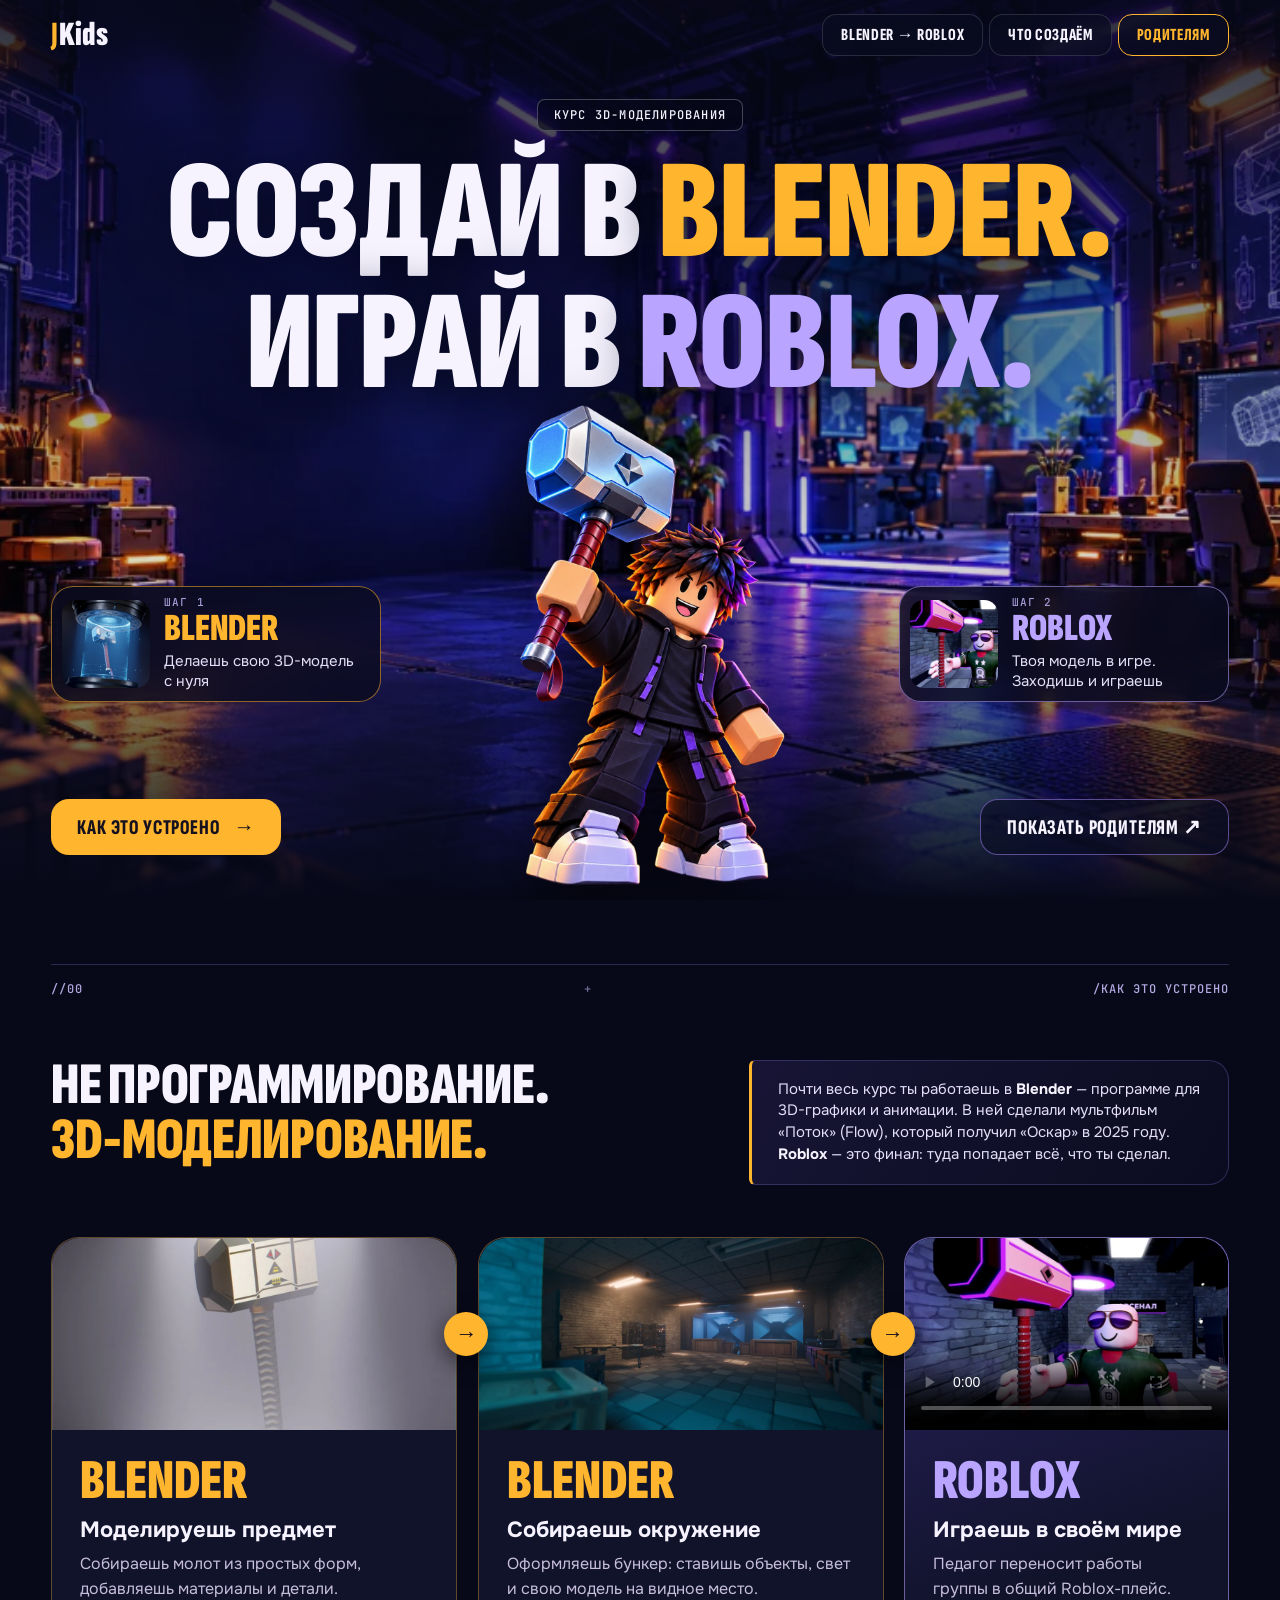
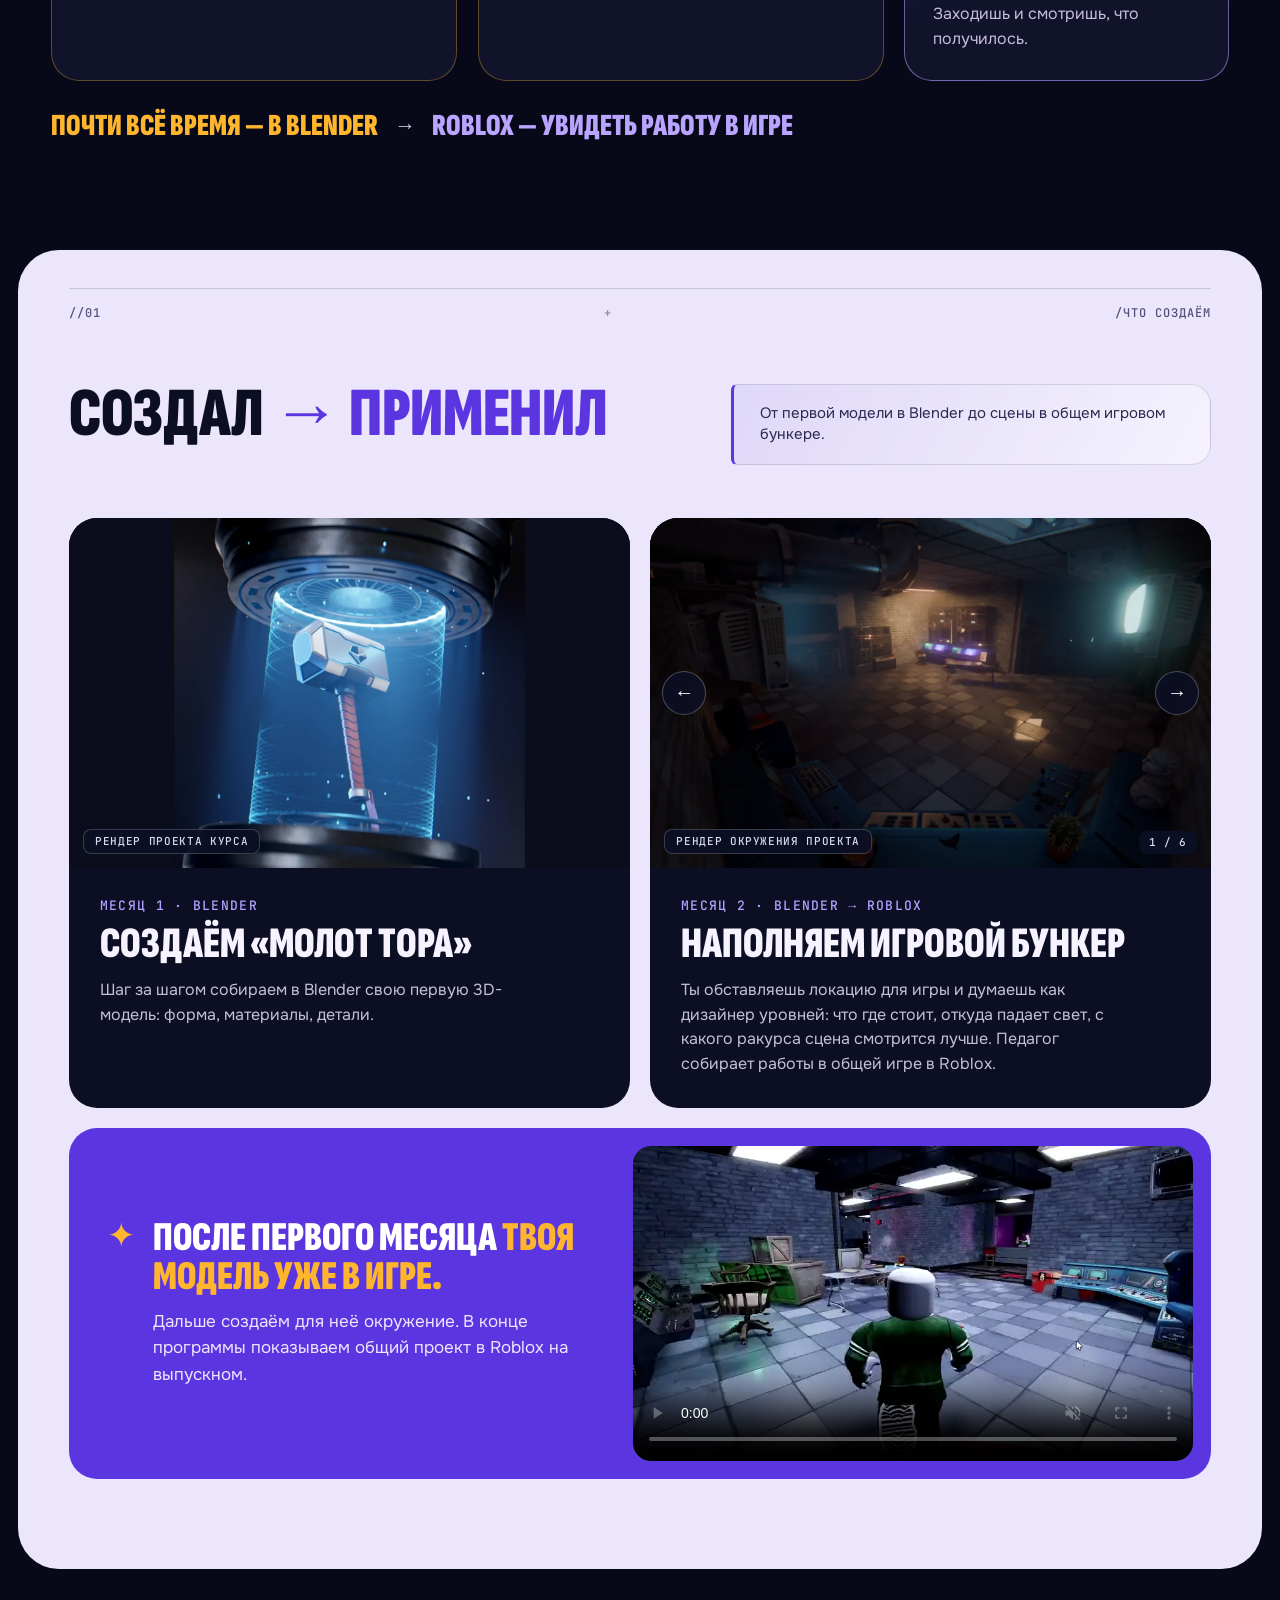
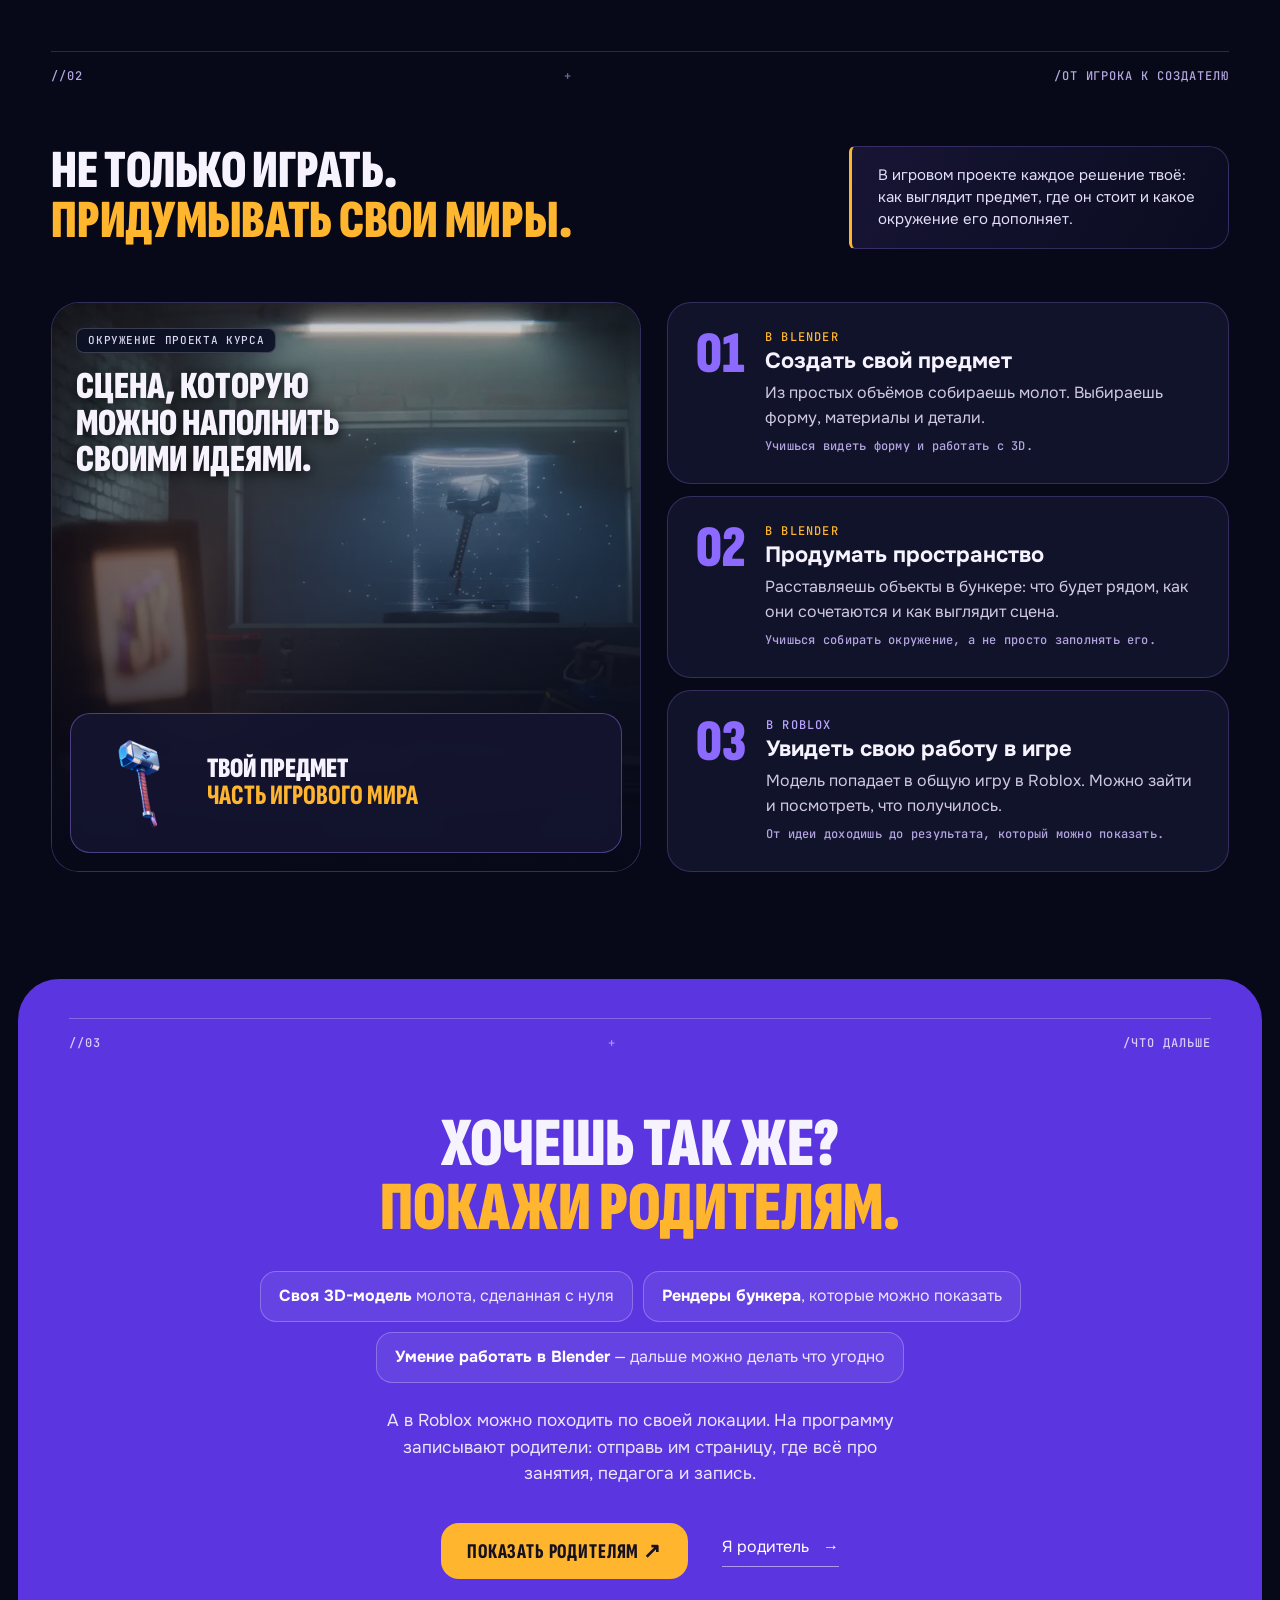
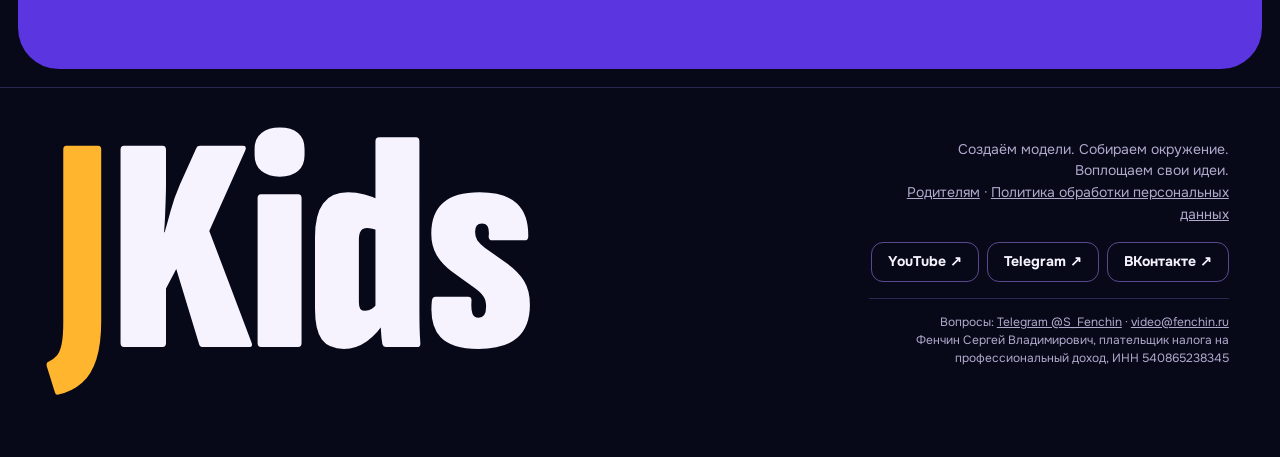
<file: index.html>
<!doctype html>
<html lang="ru">
<head>
<meta charset="utf-8">
<meta name="robots" content="noindex, nofollow">
<meta name="viewport" content="width=device-width,initial-scale=1">
<meta name="theme-color" content="#070919">
<meta name="description" content="Курс 3D-моделирования в Blender для детей 10–13 лет: от первого молота до своей сцены в бункере. В финале модели попадают в общий Roblox-плейс. Старт 9 ноября.">
<title>JKids · Курс 3D-моделирования в Blender для детей 10–13 лет</title>
<script>document.documentElement.classList.add('js')</script>
<link rel="canonical" href="https://jkids-school.ru/">
<meta property="og:type" content="website">
<meta property="og:site_name" content="JKids">
<meta property="og:title" content="JKids · Курс 3D-моделирования в Blender для детей 10–13 лет">
<meta property="og:description" content="Делаешь свои 3D-модели в Blender, а в финале заходишь с ними в Roblox. Старт 9 ноября.">
<meta property="og:url" content="https://jkids-school.ru/">
<meta property="og:image" content="https://jkids-school.ru/assets/og.jpg">
<meta property="og:image:width" content="1200">
<meta property="og:image:height" content="630">
<meta name="twitter:card" content="summary_large_image">
<link rel="icon" href="favicon.ico" sizes="32x32">
<link rel="icon" href="favicon.svg" type="image/svg+xml">
<link rel="apple-touch-icon" href="apple-touch-icon.png">
<link rel="stylesheet" href="assets/fonts/fonts.css">
<link rel="stylesheet" href="styles.css?v=20261022-6">
</head>
<body>

<!-- Эта страница — для ребёнка: обращение на «ты», без цен и условий. Всё для родителей — в parents.html -->

<header class="nav" id="nav">
  <div class="nav-left">
    <a class="brand" href="#start" aria-label="JKids, начало"><b>J</b>Kids</a>
  </div>
  <nav class="nav-links" aria-label="Разделы">
    <a class="pill" href="#how">Blender → Roblox</a>
    <a class="pill" href="#create">Что создаём</a>
    <a class="pill cta" href="parents.html">Родителям</a>
  </nav>
</header>

<main>

<section class="hero" id="start">
  <span class="hero-chip">Курс 3D-моделирования</span>
  <h1>Создай в <span class="tool-b">Blender.</span><br>Играй в <span class="tool-r">Roblox.</span></h1>
  <a class="hero-step left" href="#how">
    <img src="assets/real-hammer.webp" width="960" height="960" alt="" loading="eager">
    <span><small>Шаг 1</small><b class="tool-b">Blender</b>Делаешь свою 3D-модель с нуля</span>
  </a>
  <a class="hero-step right" href="#how">
    <video src="assets/hammer-swing.mp4" poster="assets/hammer-swing.webp" autoplay muted loop playsinline preload="auto" aria-label="Персонаж в Roblox машет молотом"></video>
    <span><small>Шаг 2</small><b class="tool-r">Roblox</b>Твоя модель в игре. Заходишь и играешь</span>
  </a>
  <img class="hero-avatar" src="assets/hero-avatar.webp" width="1024" height="1536" alt="Иллюстрация игрового персонажа с серебряным молотом" fetchpriority="high">
  <div class="hero-cta left"><a class="button" href="#how">Как это устроено <span>→</span></a></div>
  <div class="hero-cta right"><button class="button ghost share" type="button">Показать родителям ↗</button></div>
</section>


<section class="plain how" id="how">
  <div class="wrap">
    <div class="tag" aria-hidden="true"><span>//00</span><i>+</i><span>/Как это устроено</span></div>
    <div class="head reveal">
      <h2>Не программирование.<br><span class="gold nw">3D‑моделирование.</span></h2>
      <p class="lead"><span>Почти весь курс ты работаешь в <b>Blender</b> — программе для 3D-графики и анимации. В ней сделали мультфильм «Поток» (Flow), который получил «Оскар» в 2025 году. <b>Roblox</b> — это финал: туда попадает всё, что ты сделал.</span></p>
    </div>
    <ol class="pipeline">
      <li class="pipe reveal">
        <div class="pipe-media"><img src="assets/works/hammer-4.webp" width="1100" height="1100" alt="Молот, который ученик сделал в Blender" loading="lazy"></div>
        <div class="pipe-body"><span class="pipe-tool tool-b">Blender</span><h3>Моделируешь предмет</h3><p>Собираешь молот из простых форм, добавляешь материалы и детали.</p></div>
      </li>
      <li class="pipe reveal" style="--d:.1s">
        <div class="pipe-media"><img src="assets/real-bunker.webp" width="1440" height="810" alt="Рендер бункера из Blender: зал с пультами и ящиками" loading="lazy"></div>
        <div class="pipe-body"><span class="pipe-tool tool-b">Blender</span><h3>Собираешь окружение</h3><p>Оформляешь бункер: ставишь объекты, свет и свою модель на видное место.</p></div>
      </li>
      <li class="pipe final-step reveal" style="--d:.2s">
        <div class="pipe-media"><video data-src="assets/hammer-swing.mp4" poster="assets/hammer-swing.webp" muted loop playsinline preload="none" data-play-visible aria-label="Кадр из игры Roblox: персонаж с молотом в бункере"></video></div>
        <div class="pipe-body"><span class="pipe-tool tool-r">Roblox</span><h3>Играешь в своём мире</h3><p>Педагог переносит работы группы в общий Roblox-плейс. Заходишь и смотришь, что получилось.</p></div>
      </li>
    </ol>
    <p class="ratio reveal"><span class="tool-b">Почти всё время — в Blender</span><i aria-hidden="true">→</i><span class="tool-r">Roblox — увидеть работу в игре</span></p>
  </div>
</section>

<section class="panel light" id="create">
  <div class="wrap">
    <div class="tag" aria-hidden="true"><span>//01</span><i>+</i><span>/Что создаём</span></div>
    <div class="head reveal">
      <h2>Создал <span class="gold">→ применил</span></h2>
      <p class="lead"><span>От первой модели в Blender до сцены в общем игровом бункере.</span></p>
    </div>
    <div class="projects">
      <article class="project reveal">
        <div class="project-media" id="blender-media"><img src="assets/real-hammer.webp" width="960" height="960" alt="Рендер проекта «Молот Тора»" loading="lazy"><span class="badge">Рендер проекта курса</span></div>
        <div class="project-body"><span class="kicker">Месяц 1 · Blender</span><h3>Создаём «Молот Тора»</h3><p>Шаг за шагом собираем в Blender свою первую 3D-модель: форма, материалы, детали.</p></div>
      </article>
      <article class="project reveal" style="--d:.12s">
        <div class="project-media" data-carousel="bunker"><div class="carousel-track"><img src="assets/bunker/bunker-3.webp" width="1600" height="900" alt="Рендер окружения курса: зал с пультами и клетчатым полом, вид сверху" loading="lazy"></div><span class="badge">Рендер окружения проекта</span></div>
        <div class="project-body"><span class="kicker">Месяц 2 · Blender → Roblox</span><h3>Наполняем игровой бункер</h3><p>Ты обставляешь локацию для игры и думаешь как дизайнер уровней: что где стоит, откуда падает свет, с какого ракурса сцена смотрится лучше. Педагог собирает работы в общей игре в Roblox.</p></div>
      </article>
    </div>
    <div class="microfinal reveal">
      <div class="mf-text"><span class="star" aria-hidden="true">✦</span><div><strong><em class="mf-pre">После первого месяца</em> <span>твоя модель уже в игре.</span></strong><p>Дальше создаём для неё окружение. В конце программы показываем общий проект в Roblox на выпускном.</p></div></div>
      <div class="mf-media" id="gameplay-media"></div>
    </div>
  </div>
</section>

<section class="plain" id="value">
  <div class="wrap">
    <div class="tag" aria-hidden="true"><span>//02</span><i>+</i><span>/От игрока к создателю</span></div>
    <div class="head reveal">
      <h2>Не только играть.<br><span class="gold">Придумывать свои миры.</span></h2>
      <p class="lead"><span>В игровом проекте каждое решение твоё: как выглядит предмет, где он стоит и какое окружение его дополняет.</span></p>
    </div>
    <div class="value-grid">
      <div class="world reveal">
        <img src="assets/bunker/bunker-2.webp" width="1600" height="900" alt="Рендер окружения курса: молот в подсвеченной витрине бункера, на столе монитор" loading="lazy">
        <div class="world-caption"><span class="badge">Окружение проекта курса</span><strong>Сцена, которую можно наполнить своими идеями.</strong></div>
        <div class="token"><img src="assets/hammer.webp" alt="" width="1254" height="1254" loading="lazy"><span>Твой предмет<br><b>часть игрового мира</b></span></div>
      </div>
      <div class="decisions">
        <article class="decision reveal"><span class="num">01</span><span class="where tool-b">в Blender</span><h3>Создать свой предмет</h3><p>Из простых объёмов собираешь молот. Выбираешь форму, материалы и детали.</p><small>Учишься видеть форму и работать с 3D.</small></article>
        <article class="decision reveal" style="--d:.1s"><span class="num">02</span><span class="where tool-b">в Blender</span><h3>Продумать пространство</h3><p>Расставляешь объекты в бункере: что будет рядом, как они сочетаются и как выглядит сцена.</p><small>Учишься собирать окружение, а не просто заполнять его.</small></article>
        <article class="decision reveal" style="--d:.2s"><span class="num">03</span><span class="where tool-r">в Roblox</span><h3>Увидеть свою работу в игре</h3><p>Модель попадает в общую игру в Roblox. Можно зайти и посмотреть, что получилось.</p><small>От идеи доходишь до результата, который можно показать.</small></article>
      </div>
    </div>
  </div>
</section>

<section class="panel final" id="final">
  <div class="wrap reveal">
    <div class="tag" aria-hidden="true"><span>//03</span><i>+</i><span>/Что дальше</span></div>
    <h2>Хочешь так же?<br><span class="gold">Покажи родителям.</span></h2>
    <ul class="keep-list" aria-label="Что останется у тебя после курса">
      <li><b>Своя 3D-модель</b> молота, сделанная с нуля</li>
      <li><b>Рендеры бункера</b>, которые можно показать</li>
      <li><b>Умение работать в Blender</b> — дальше можно делать что угодно</li>
    </ul>
    <p class="lead">А в Roblox можно походить по своей локации. На программу записывают родители: отправь им страницу, где всё про занятия, педагога и запись.</p>
    <div class="final-actions">
      <button class="button share" type="button">Показать родителям ↗</button>
      <a class="text-link" href="parents.html">Я родитель <span>→</span></a>
    </div>
  </div>
</section>

</main>

<footer class="footer">
  <div class="wrap">
    <a class="big" href="#start" aria-label="JKids, наверх"><b>J</b>Kids</a>
    <div class="footer-info">
      <p>Создаём модели. Собираем окружение.<br>Воплощаем свои идеи.<br><a href="parents.html">Родителям</a> · <a href="privacy.html">Политика обработки персональных данных</a><span class="socials" data-socials hidden></span></p>
      <p class="footer-legal">Вопросы: <span class="footer-contacts" data-contacts></span><br>Фенчин Сергей Владимирович, плательщик налога на профессиональный доход, ИНН 540865238345</p>
    </div>
  </div>
</footer>

<div class="sticky hidden" id="sticky"><span><strong>Записывают родители</strong><br>Отправь им ссылку</span><button class="button share" type="button">Показать родителям</button></div>

<script src="config.js"></script>
<script src="analytics.js?v=20261022-5"></script>
<script src="app.js?v=20261022-8"></script>
</body>
</html>
</file>
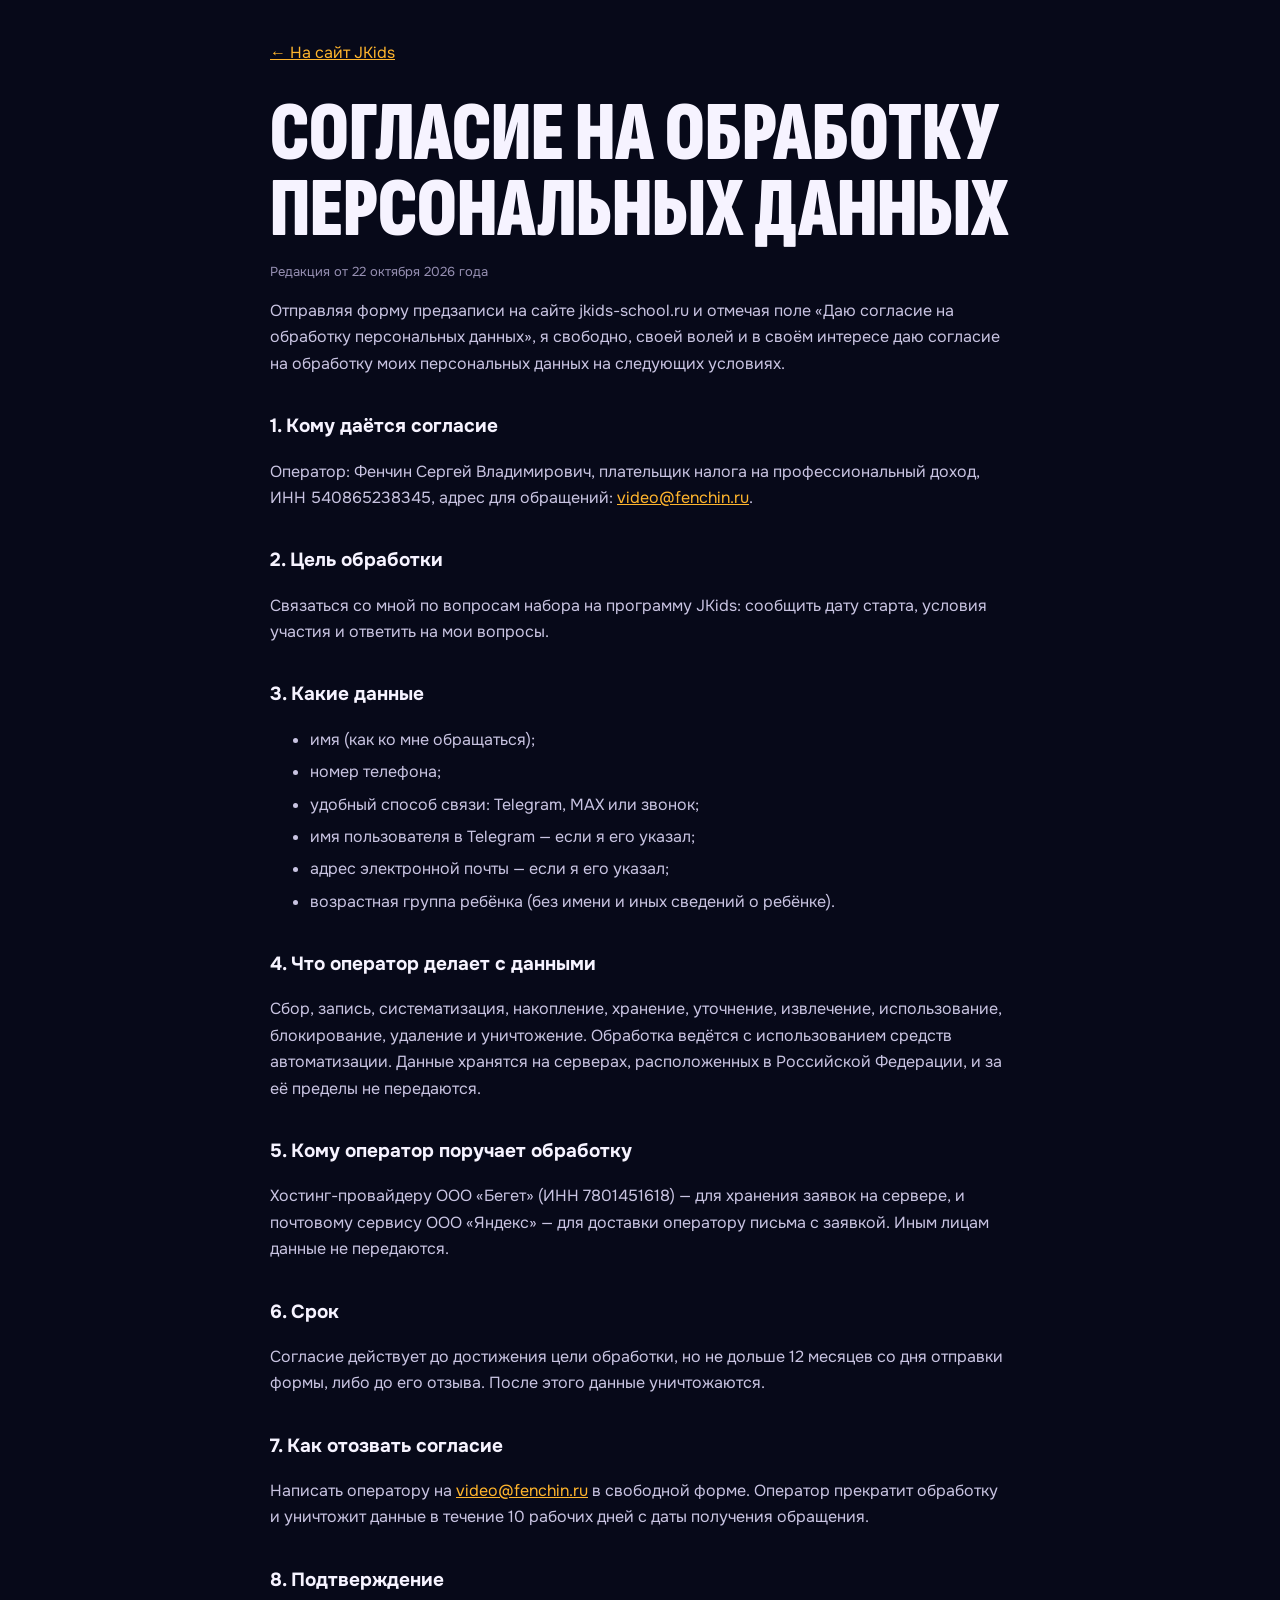
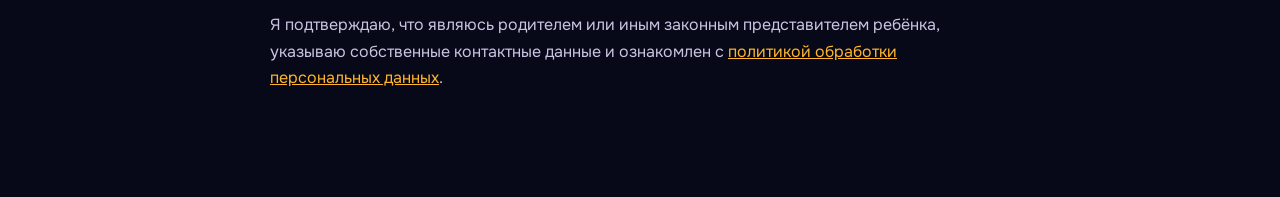
<file: consent.html>
<!doctype html>
<html lang="ru">
<head>
<meta charset="utf-8">
<meta name="robots" content="noindex, nofollow">
<meta name="viewport" content="width=device-width,initial-scale=1">
<meta name="robots" content="noindex,follow">
<meta name="description" content="Согласие родителя на обработку персональных данных при предзаписи на курс JKids.">
<title>JKids · Согласие на обработку персональных данных</title>
<link rel="icon" href="favicon.ico" sizes="32x32">
<link rel="icon" href="favicon.svg" type="image/svg+xml">
<link rel="apple-touch-icon" href="apple-touch-icon.png">
<link rel="stylesheet" href="assets/fonts/fonts.css">
<link rel="stylesheet" href="docs.css">
</head>
<body>
<main>
<a href="index.html">← На сайт JKids</a>
<h1>Согласие на обработку персональных данных</h1>
<p class="meta">Редакция от 22 октября 2026 года</p>

<p>Отправляя форму предзаписи на сайте jkids-school.ru и отмечая поле «Даю согласие на обработку персональных данных», я свободно, своей волей и в своём интересе даю согласие на обработку моих персональных данных на следующих условиях.</p>

<h2>1. Кому даётся согласие</h2>
<p>Оператор: Фенчин Сергей Владимирович, плательщик налога на профессиональный доход, ИНН 540865238345, адрес для обращений: <a href="mailto:video@fenchin.ru">video@fenchin.ru</a>.</p>

<h2>2. Цель обработки</h2>
<p>Связаться со мной по вопросам набора на программу JKids: сообщить дату старта, условия участия и ответить на мои вопросы.</p>

<h2>3. Какие данные</h2>
<ul>
<li>имя (как ко мне обращаться);</li>
<li>номер телефона;</li>
<li>удобный способ связи: Telegram, MAX или звонок;</li>
<li>имя пользователя в Telegram — если я его указал;</li>
<li>адрес электронной почты — если я его указал;</li>
<li>возрастная группа ребёнка (без имени и иных сведений о ребёнке).</li>
</ul>

<h2>4. Что оператор делает с данными</h2>
<p>Сбор, запись, систематизация, накопление, хранение, уточнение, извлечение, использование, блокирование, удаление и уничтожение. Обработка ведётся с использованием средств автоматизации. Данные хранятся на серверах, расположенных в Российской Федерации, и за её пределы не передаются.</p>

<h2>5. Кому оператор поручает обработку</h2>
<p>Хостинг-провайдеру ООО «Бегет» (ИНН 7801451618) — для хранения заявок на сервере, и почтовому сервису ООО «Яндекс» — для доставки оператору письма с заявкой. Иным лицам данные не передаются.</p>

<h2>6. Срок</h2>
<p>Согласие действует до достижения цели обработки, но не дольше 12 месяцев со дня отправки формы, либо до его отзыва. После этого данные уничтожаются.</p>

<h2>7. Как отозвать согласие</h2>
<p>Написать оператору на <a href="mailto:video@fenchin.ru">video@fenchin.ru</a> в свободной форме. Оператор прекратит обработку и уничтожит данные в течение 10 рабочих дней с даты получения обращения.</p>

<h2>8. Подтверждение</h2>
<p>Я подтверждаю, что являюсь родителем или иным законным представителем ребёнка, указываю собственные контактные данные и ознакомлен с <a href="privacy.html">политикой обработки персональных данных</a>.</p>
</main>
</body>
</html>
</file>
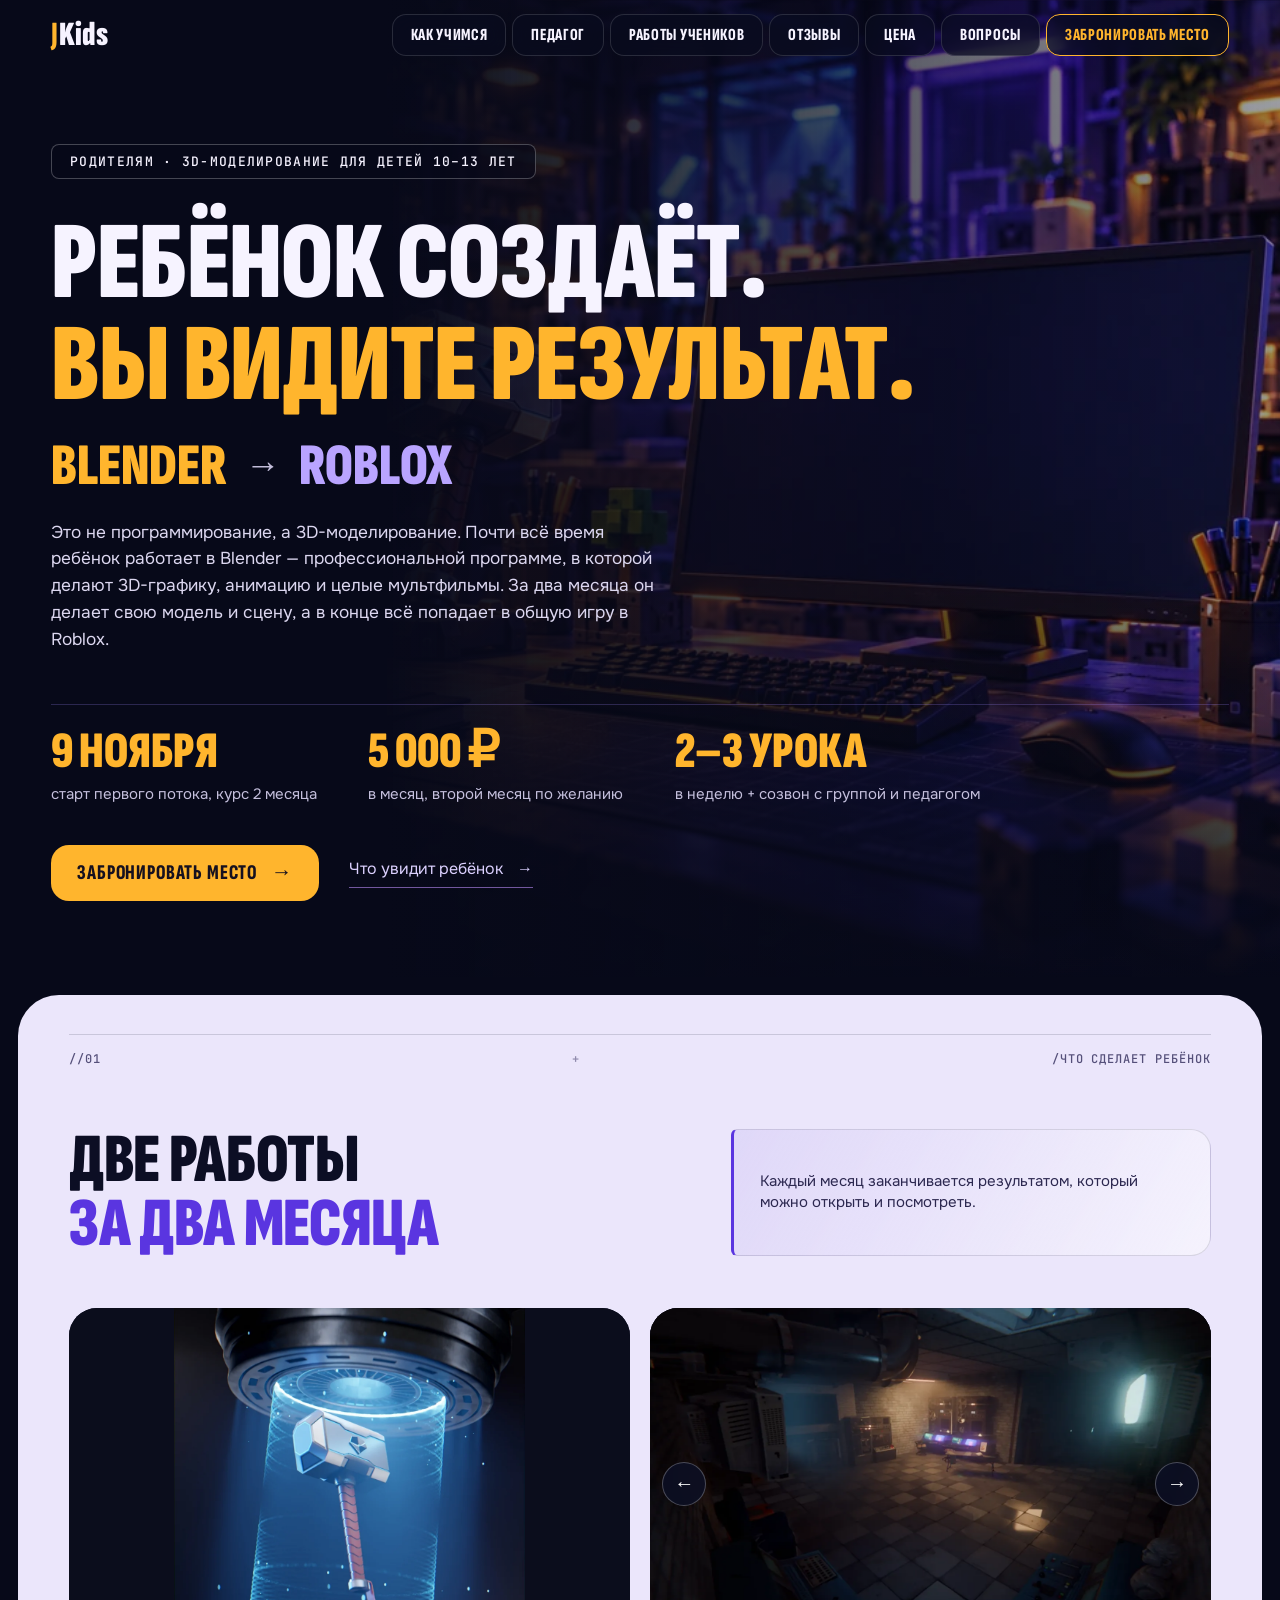
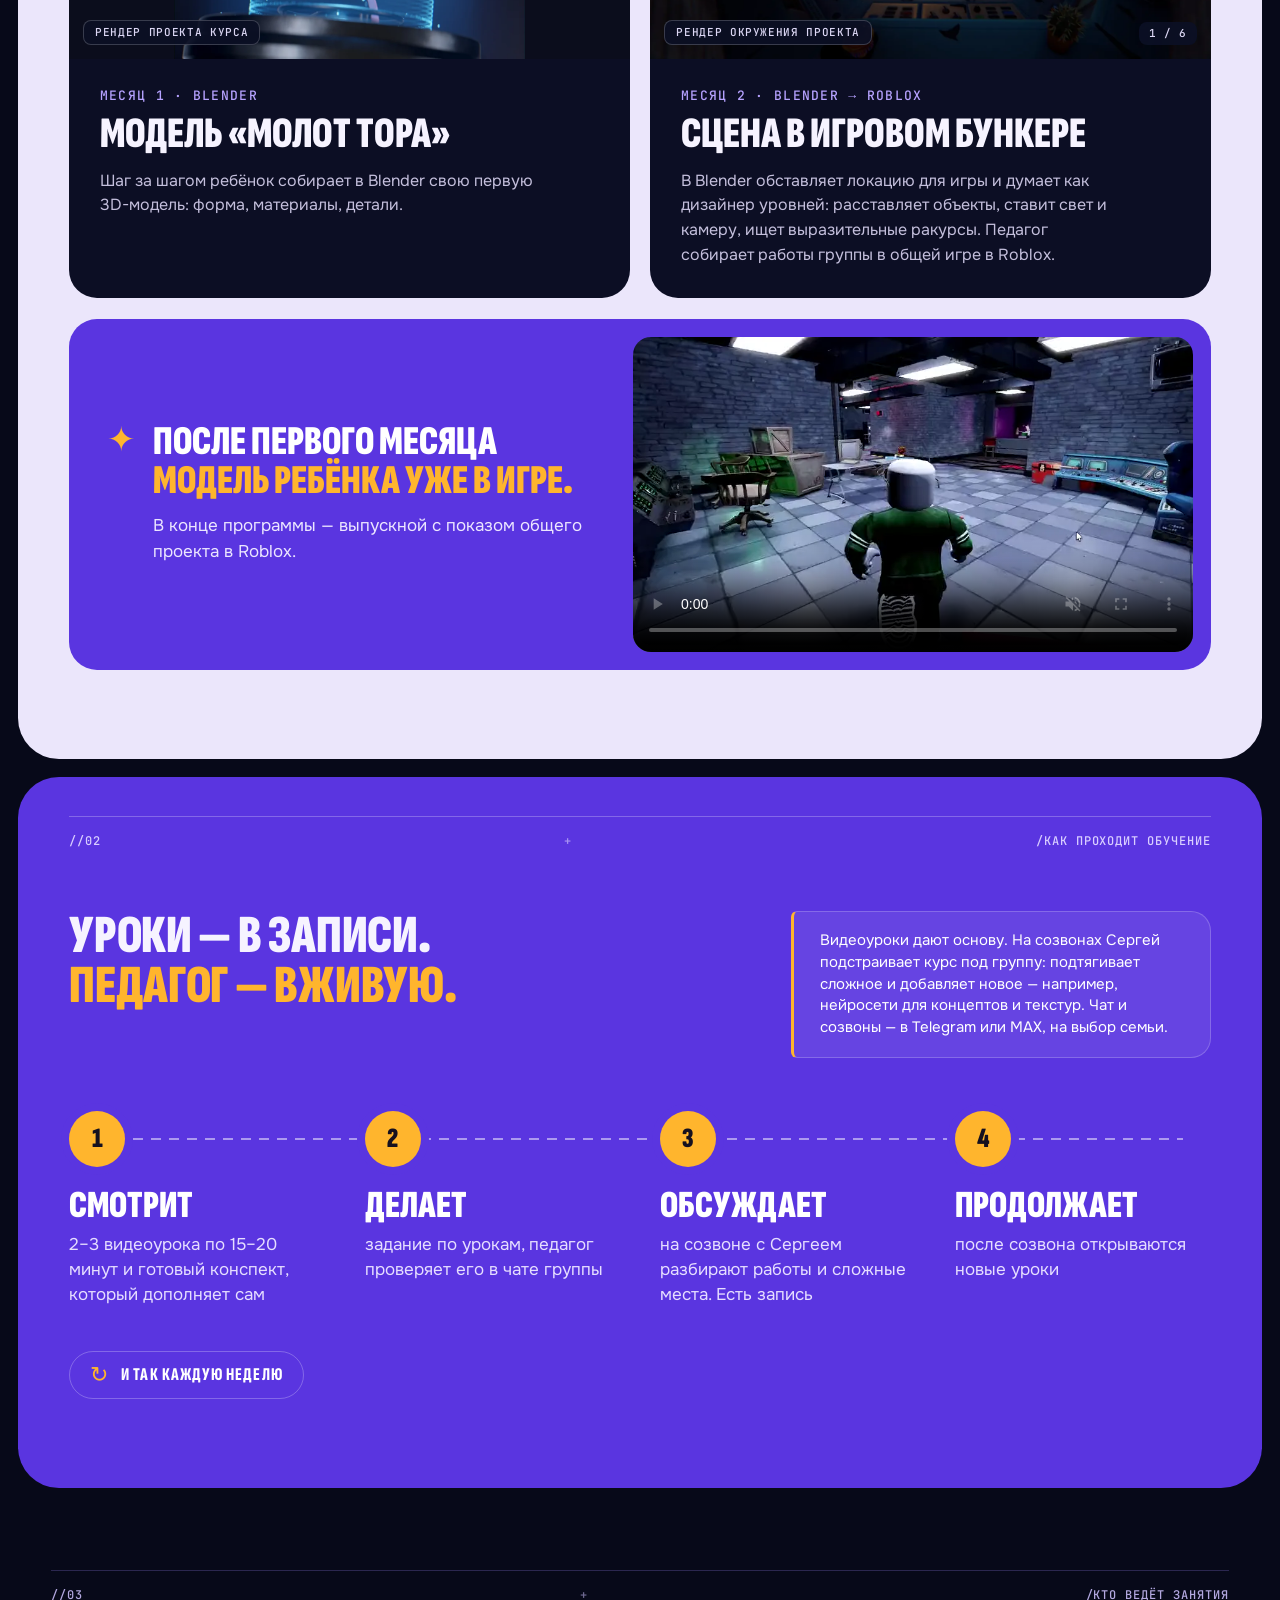
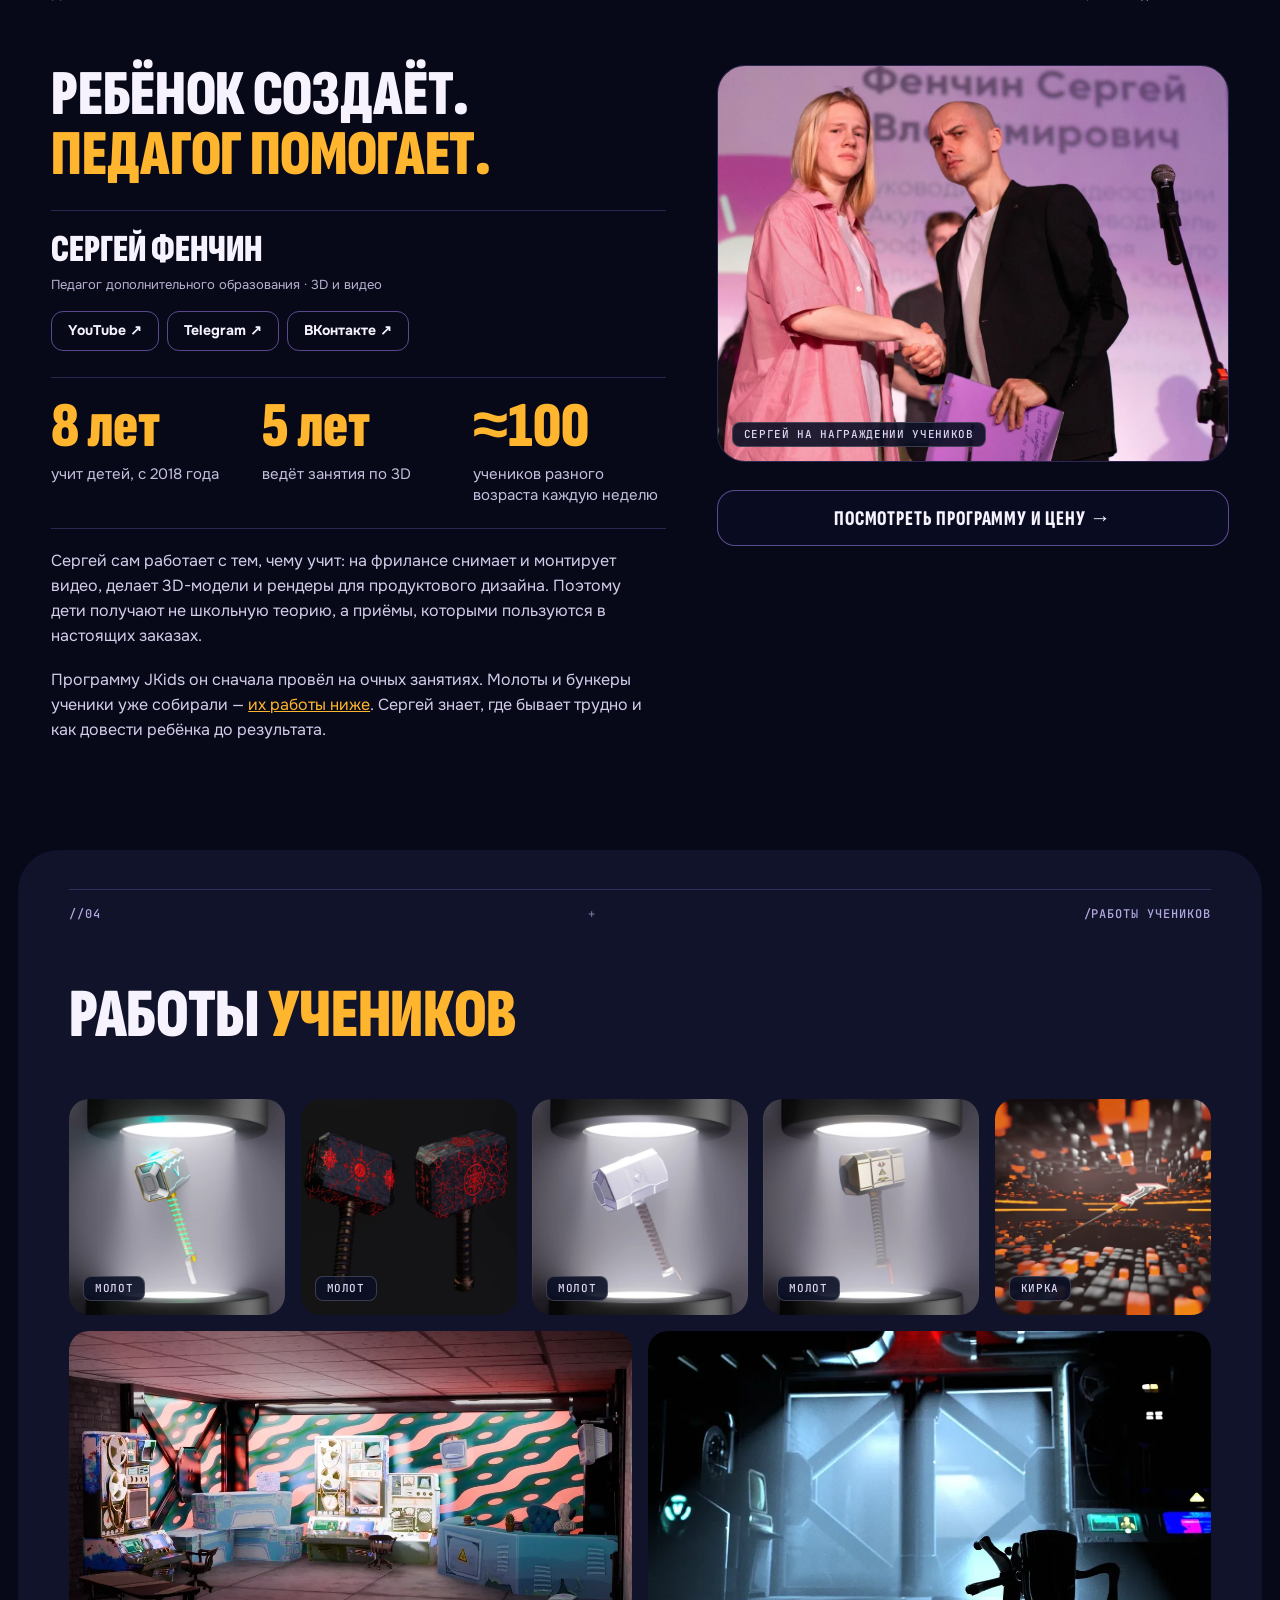
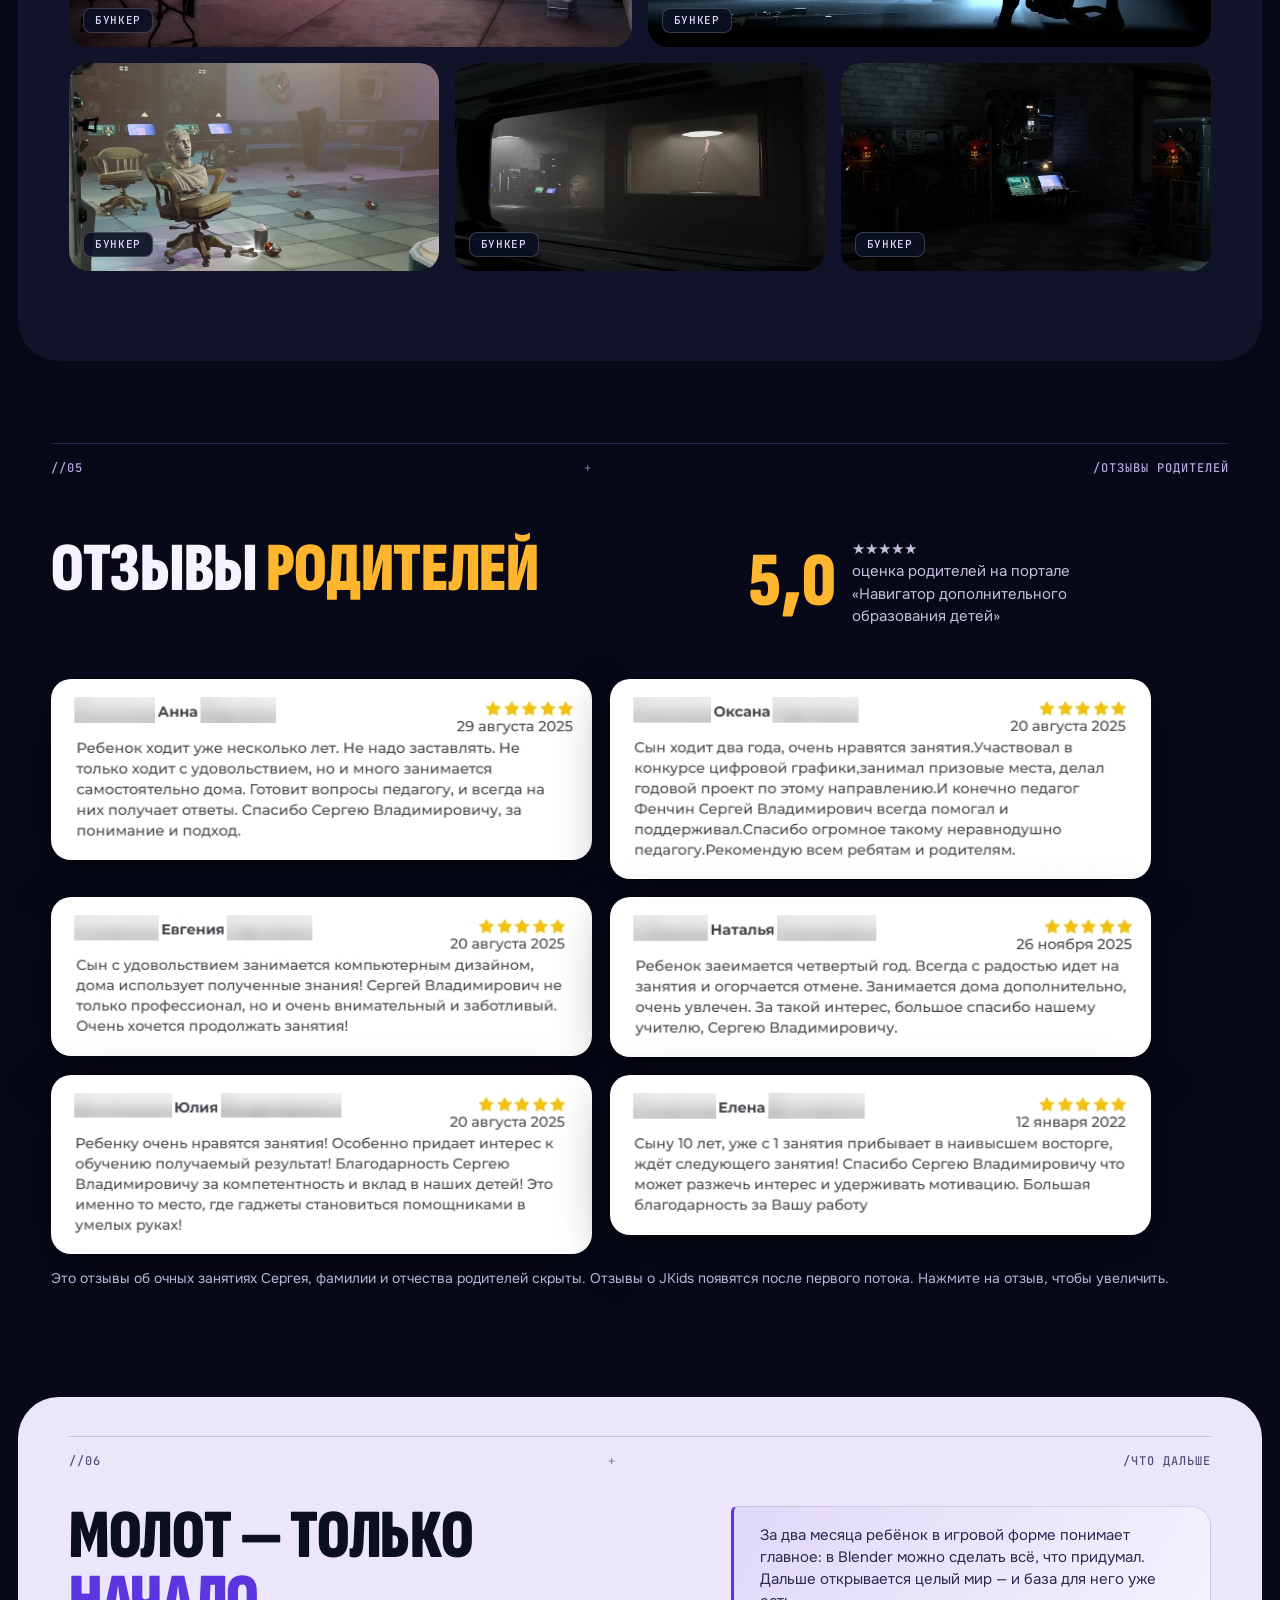
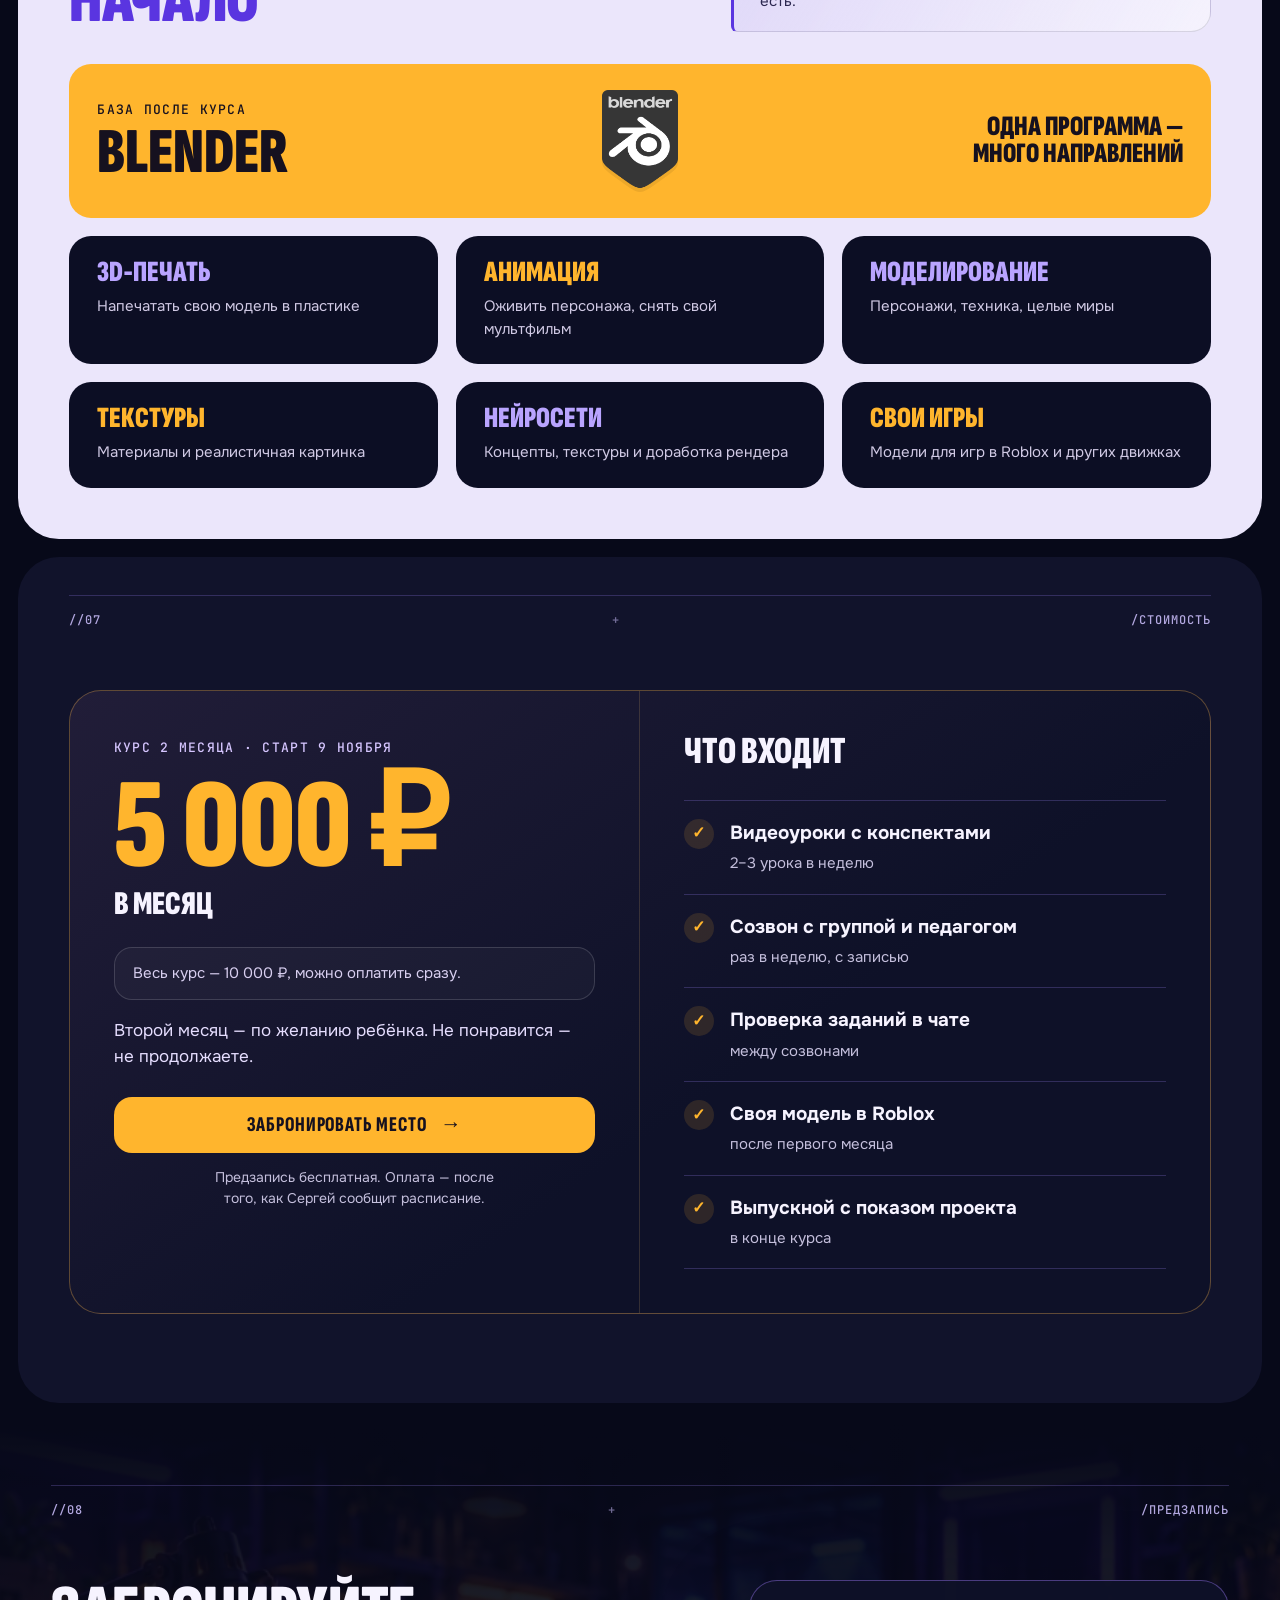
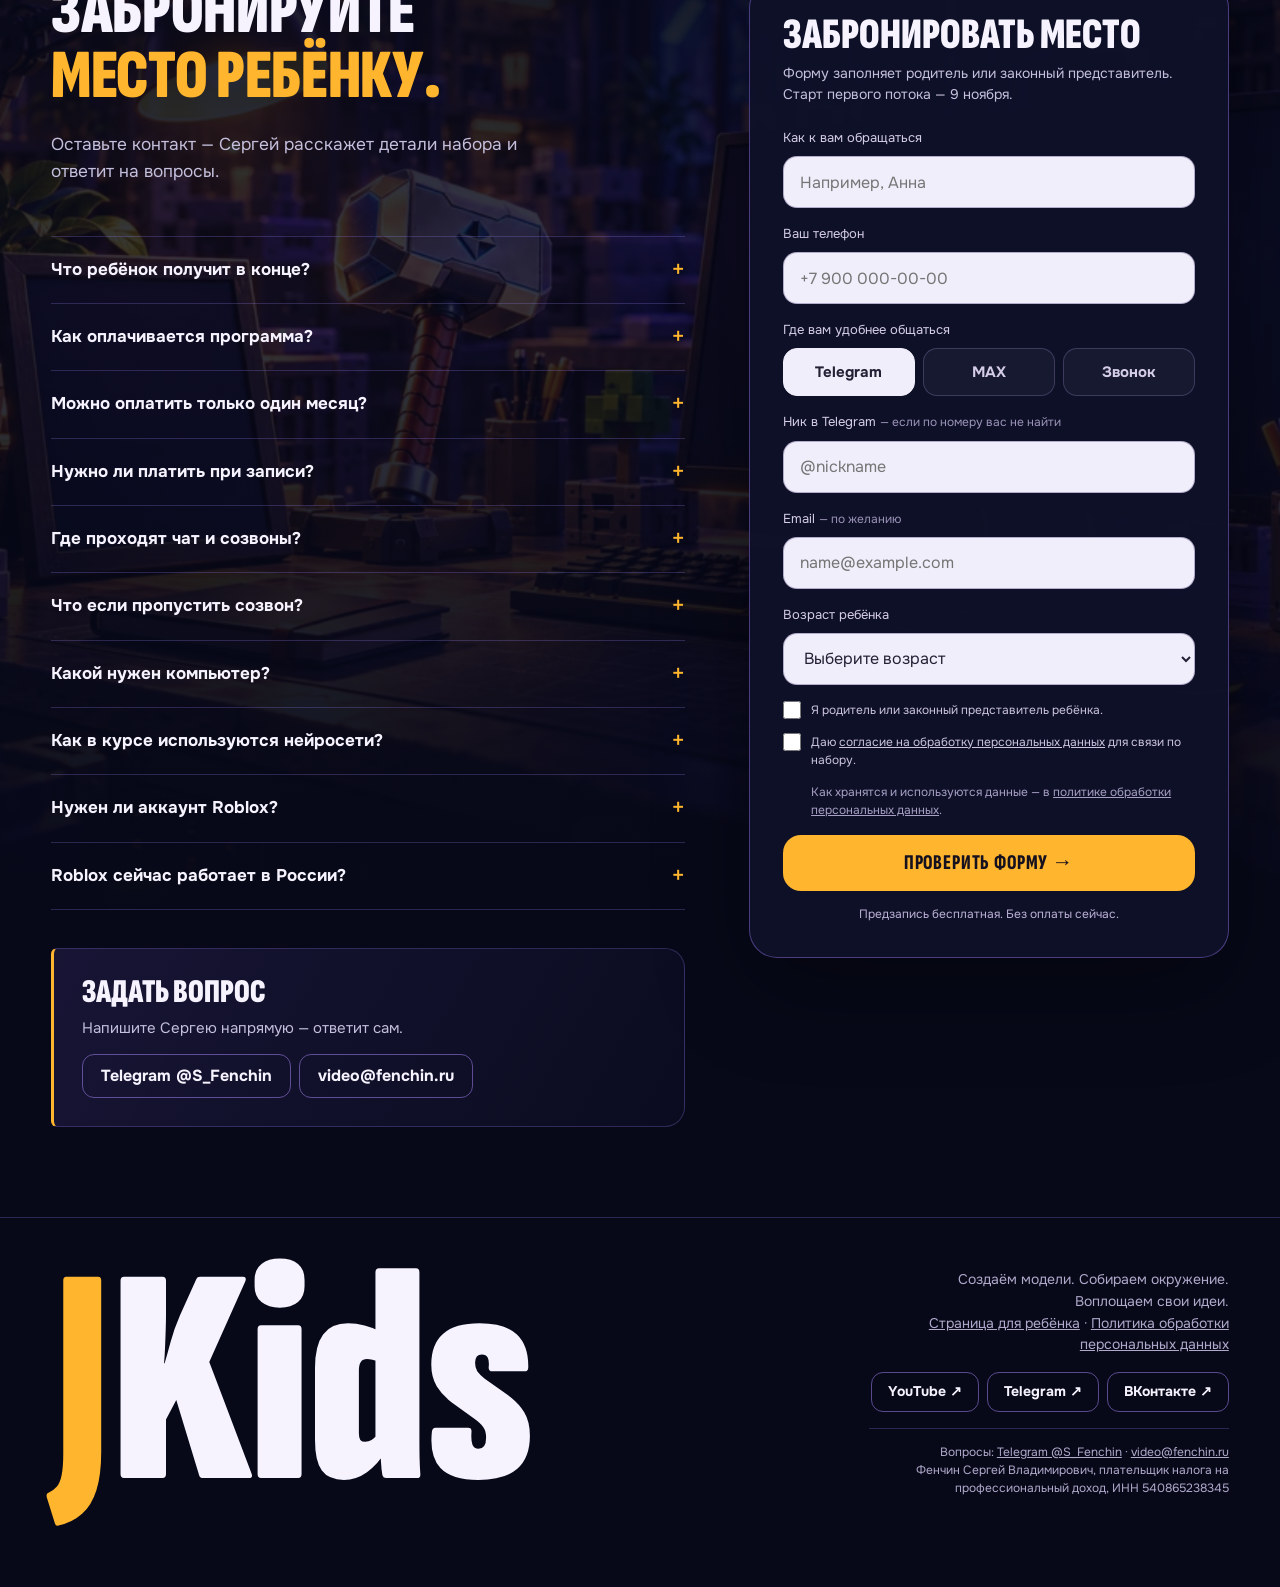
<file: parents.html>
<!doctype html>
<html lang="ru">
<head>
<meta charset="utf-8">
<meta name="robots" content="noindex, nofollow">
<meta name="viewport" content="width=device-width,initial-scale=1">
<meta name="theme-color" content="#070919">
<meta name="description" content="JKids для родителей: курс 3D-моделирования в Blender для детей 10–13 лет. Что ребёнок сделает за два месяца, кто ведёт занятия, программа и стоимость — 5 000 ₽ в месяц. Старт 9 ноября.">
<title>JKids · Родителям: курс 3D-моделирования в Blender для детей 10–13 лет</title>
<script>document.documentElement.classList.add('js')</script>
<link rel="canonical" href="https://jkids-school.ru/parents.html">
<meta property="og:type" content="website">
<meta property="og:site_name" content="JKids">
<meta property="og:title" content="JKids · Родителям: курс 3D-моделирования в Blender для детей 10–13 лет">
<meta property="og:description" content="Что ребёнок сделает за два месяца, кто ведёт занятия, программа и стоимость. Старт 9 ноября.">
<meta property="og:url" content="https://jkids-school.ru/parents.html">
<meta property="og:image" content="https://jkids-school.ru/assets/og.jpg">
<meta property="og:image:width" content="1200">
<meta property="og:image:height" content="630">
<meta name="twitter:card" content="summary_large_image">
<link rel="icon" href="favicon.ico" sizes="32x32">
<link rel="icon" href="favicon.svg" type="image/svg+xml">
<link rel="apple-touch-icon" href="apple-touch-icon.png">
<script type="application/ld+json">
{
  "@context": "https://schema.org",
  "@type": "Course",
  "name": "JKids: курс 3D-моделирования в Blender для детей 10–13 лет",
  "description": "Онлайн-курс на 2 месяца: ребёнок делает свою 3D-модель и сцену в Blender, в финале работы попадают в общий Roblox-плейс.",
  "inLanguage": "ru",
  "url": "https://jkids-school.ru/parents.html",
  "provider": { "@type": "Person", "name": "Сергей Фенчин", "url": "https://jkids-school.ru/" },
  "offers": { "@type": "Offer", "category": "Paid", "price": "5000", "priceCurrency": "RUB", "description": "5 000 ₽ в месяц, курс 2 месяца" },
  "hasCourseInstance": { "@type": "CourseInstance", "courseMode": "online", "startDate": "2026-11-09" }
}
</script>
<link rel="stylesheet" href="assets/fonts/fonts.css">
<link rel="stylesheet" href="styles.css?v=20261022-6">
</head>
<body>

<!-- Эта страница — для родителя: обращение на «вы», педагог, программа, цена, запись -->

<header class="nav" id="nav">
  <div class="nav-left">
    <a class="brand" href="index.html" aria-label="JKids, страница для ребёнка"><b>J</b>Kids</a>
  </div>
  <nav class="nav-links" aria-label="Разделы">
    <a class="pill" href="#format">Как учимся</a>
    <a class="pill" href="#teacher">Педагог</a>
    <a class="pill" href="#works">Работы учеников</a>
    <a class="pill" href="#reviews">Отзывы</a>
    <a class="pill" href="#program">Цена</a>
    <a class="pill" href="#faq">Вопросы</a>
    <a class="pill cta" href="#signup">Забронировать место</a>
  </nav>
</header>

<main>

<section class="phero" id="start">
  <div class="wrap">
    <span class="hero-chip">Родителям · 3D-моделирование для детей 10–13 лет</span>
    <h1>Ребёнок создаёт.<br><span class="gold">Вы видите результат.</span></h1>
    <p class="tools-line"><span class="tool-b">Blender</span><i>→</i><span class="tool-r">Roblox</span></p>
    <p class="lead">Это не программирование, а 3D-моделирование. Почти всё время ребёнок работает в Blender — профессиональной программе, в которой делают 3D-графику, анимацию и целые мультфильмы. За два месяца он делает свою модель и сцену, а в конце всё попадает в общую игру в Roblox.</p>
    <div class="facts">
      <div><strong>9 ноября</strong><span>старт первого потока, курс 2 месяца</span></div>
      <div><strong>5 000 ₽</strong><span>в месяц, второй месяц по желанию</span></div>
      <div><strong>2–3 урока</strong><span>в неделю + созвон с группой и педагогом</span></div>
    </div>
    <div class="phero-actions">
      <a class="button" href="#signup">Забронировать место <span>→</span></a>
      <a class="text-link" href="index.html">Что увидит ребёнок <span>→</span></a>
    </div>
  </div>
</section>

<section class="panel light" id="result">
  <div class="wrap">
    <div class="tag" aria-hidden="true"><span>//01</span><i>+</i><span>/Что сделает ребёнок</span></div>
    <div class="head reveal">
      <h2>Две работы<br><span class="gold">за два месяца</span></h2>
      <p class="lead"><span>Каждый месяц заканчивается результатом, который можно открыть и посмотреть.</span></p>
    </div>
    <div class="projects">
      <article class="project reveal">
        <div class="project-media" id="blender-media"><img src="assets/real-hammer.webp" width="960" height="960" alt="Рендер проекта «Молот Тора»" loading="lazy"><span class="badge">Рендер проекта курса</span></div>
        <div class="project-body"><span class="kicker">Месяц 1 · Blender</span><h3>Модель «Молот Тора»</h3><p>Шаг за шагом ребёнок собирает в Blender свою первую 3D-модель: форма, материалы, детали.</p></div>
      </article>
      <article class="project reveal" style="--d:.12s">
        <div class="project-media" data-carousel="bunker"><div class="carousel-track"><img src="assets/bunker/bunker-3.webp" width="1600" height="900" alt="Рендер окружения курса: зал с пультами и клетчатым полом, вид сверху" loading="lazy"></div><span class="badge">Рендер окружения проекта</span></div>
        <div class="project-body"><span class="kicker">Месяц 2 · Blender → Roblox</span><h3>Сцена в игровом бункере</h3><p>В Blender обставляет локацию для игры и думает как дизайнер уровней: расставляет объекты, ставит свет и камеру, ищет выразительные ракурсы. Педагог собирает работы группы в общей игре в Roblox.</p></div>
      </article>
    </div>
    <div class="microfinal reveal">
      <div class="mf-text"><span class="star" aria-hidden="true">✦</span><div><strong><em class="mf-pre">После первого месяца</em> <span>модель ребёнка уже в игре.</span></strong><p>В конце программы — выпускной с показом общего проекта в Roblox.</p></div></div>
      <div class="mf-media" id="gameplay-media"></div>
    </div>
  </div>
</section>

<section class="panel format" id="format">
  <div class="wrap">
    <div class="tag" aria-hidden="true"><span>//02</span><i>+</i><span>/Как проходит обучение</span></div>
    <div class="head reveal">
      <h2>Уроки — в записи.<br><span class="gold">Педагог — вживую.</span></h2>
      <p class="lead"><span>Видеоуроки дают основу. На созвонах Сергей подстраивает курс под группу: подтягивает сложное и добавляет новое — например, нейросети для концептов и текстур. Чат и созвоны — в Telegram или MAX, на выбор семьи.</span></p>
    </div>
    <ol class="week reveal">
      <li><span class="week-dot">1</span><b>Смотрит</b><p>2–3 видеоурока по 15–20 минут и готовый конспект, который дополняет сам</p></li>
      <li><span class="week-dot">2</span><b>Делает</b><p>задание по урокам, педагог проверяет его в чате группы</p></li>
      <li><span class="week-dot">3</span><b>Обсуждает</b><p>на созвоне с Сергеем разбирают работы и сложные места. Есть запись</p></li>
      <li><span class="week-dot">4</span><b>Продолжает</b><p>после созвона открываются новые уроки</p></li>
    </ol>
    <p class="week-loop reveal"><span aria-hidden="true">↻</span> И так каждую неделю</p>
  </div>
</section>

<section class="plain" id="teacher">
  <div class="wrap">
    <div class="tag" aria-hidden="true"><span>//03</span><i>+</i><span>/Кто ведёт занятия</span></div>
    <div class="teacher-grid">
      <div class="t-main">
      <div class="t-head reveal">
        <h2>Ребёнок создаёт.<br><span class="gold">Педагог помогает.</span></h2>
        <div class="person" id="teacher-person"><strong>Сергей Фенчин</strong><span>Педагог дополнительного образования · 3D и видео</span></div>
        <div class="socials" data-socials hidden></div>
      </div>
      <div class="t-body reveal">
        <div class="stats">
          <div><strong>8 лет</strong><span>учит детей, с 2018 года</span></div>
          <div><strong>5 лет</strong><span>ведёт занятия по 3D</span></div>
          <div><strong>≈100</strong><span>учеников разного возраста каждую неделю</span></div>
        </div>
        <p class="about">Сергей сам работает с тем, чему учит: на фрилансе снимает и монтирует видео, делает 3D-модели и рендеры для продуктового дизайна. Поэтому дети получают не школьную теорию, а приёмы, которыми пользуются в настоящих заказах.</p>
        <p class="about">Программу JKids он сначала провёл на очных занятиях. Молоты и бункеры ученики уже собирали — <a href="#works">их работы ниже</a>. Сергей знает, где бывает трудно и как довести ребёнка до результата.</p>
      </div>
      </div>
      <div class="t-side">
      <figure class="teacher-shot reveal"><img src="assets/teacher.webp" width="1400" height="1084" loading="lazy" alt="Сергей Фенчин пожимает руку ученику на сцене во время награждения"><figcaption class="badge">Сергей на награждении учеников</figcaption></figure>
      <div class="teacher-help reveal">
        <a class="button ghost wide" href="#program">Посмотреть программу и цену →</a>
      </div>
      </div>
    </div>
  </div>
</section>

<section class="panel" id="works">
  <div class="wrap">
    <div class="tag" aria-hidden="true"><span>//04</span><i>+</i><span>/Работы учеников</span></div>
    <div class="head reveal">
      <h2>Работы <span class="gold">учеников</span></h2>
    </div>
    <div class="works squares">
        <figure class="work reveal"><img src="assets/works/hammer-1.webp" width="1100" height="1100" loading="lazy" alt="Работа ученика. Белый молот с бирюзовой подсветкой рукояти"><figcaption class="badge">Молот</figcaption></figure>
        <figure class="work reveal"><img src="assets/works/hammer-2.webp" width="1100" height="1100" loading="lazy" alt="Работа ученика. Тёмный каменный молот с красными светящимися узорами, два ракурса"><figcaption class="badge">Молот</figcaption></figure>
        <figure class="work reveal"><img src="assets/works/hammer-3.webp" width="1100" height="1100" loading="lazy" alt="Работа ученика. Светлый молот с ромбом на бойке"><figcaption class="badge">Молот</figcaption></figure>
        <figure class="work reveal"><img src="assets/works/hammer-4.webp" width="1100" height="1100" loading="lazy" alt="Работа ученика. Молот с золотой окантовкой и цветным орнаментом"><figcaption class="badge">Молот</figcaption></figure>
        <figure class="work reveal"><img src="assets/works/pickaxe.webp" width="928" height="928" loading="lazy" alt="Работа ученика. Кирка на фоне из чёрных и оранжевых кубов"><figcaption class="badge">Кирка</figcaption></figure>
    </div>
    <div class="works wide">
        <figure class="work reveal"><img src="assets/works/bunker-1.webp" width="1100" height="619" loading="lazy" alt="Работа ученика. Комната бункера с яркой волнистой стеной и светлыми пультами"><figcaption class="badge">Бункер</figcaption></figure>
        <figure class="work reveal"><img src="assets/works/bunker-2.webp" width="1100" height="619" loading="lazy" alt="Работа ученика. Ворота бункера в контровом свете, на переднем плане опрокинутое кресло"><figcaption class="badge">Бункер</figcaption></figure>
        <figure class="work reveal"><img src="assets/works/bunker-3.webp" width="1100" height="619" loading="lazy" alt="Работа ученика. Зал с пультами, на кресле стоит гипсовый бюст"><figcaption class="badge">Бункер</figcaption></figure>
        <figure class="work reveal"><img src="assets/works/bunker-4.webp" width="1100" height="619" loading="lazy" alt="Работа ученика. Вид через окно на витрину с подсвеченной киркой"><figcaption class="badge">Бункер</figcaption></figure>
        <figure class="work reveal"><img src="assets/works/bunker-5.webp" width="1100" height="619" loading="lazy" alt="Работа ученика. Тёмный зал с пультами и светящимися экранами"><figcaption class="badge">Бункер</figcaption></figure>
    </div>
  </div>
</section>

<section class="plain" id="reviews">
  <div class="wrap">
    <div class="tag" aria-hidden="true"><span>//05</span><i>+</i><span>/Отзывы родителей</span></div>
    <div class="head reveal">
      <h2>Отзывы <span class="gold">родителей</span></h2>
      <div class="rating"><strong>5,0</strong><span>★★★★★<br>оценка родителей на портале «Навигатор дополнительного образования детей»</span></div>
    </div>
    <div class="reviews">
      <figure class="shot reveal"><img src="assets/reviews/review-anna.png" width="496" height="152" loading="lazy" alt="Скриншот отзыва. Анна, 29 августа 2025: ребёнок ходит уже несколько лет, не надо заставлять, много занимается самостоятельно дома."></figure>
      <figure class="shot reveal" style="--d:0.08s"><img src="assets/reviews/review-oksana.png" width="501" height="172" loading="lazy" alt="Скриншот отзыва. Оксана, 20 августа 2025: сын ходит два года, участвовал в конкурсе цифровой графики, занимал призовые места."></figure>
      <figure class="shot reveal" style="--d:0.16s"><img src="assets/reviews/review-evgenia.png" width="504" height="133" loading="lazy" alt="Скриншот отзыва. Евгения, 20 августа 2025: сын с удовольствием занимается, дома использует полученные знания."></figure>
      <figure class="shot reveal"><img src="assets/reviews/review-natalia.png" width="496" height="132" loading="lazy" alt="Скриншот отзыва. Наталья, 26 ноября 2025: ребёнок занимается четвёртый год, с радостью идёт на занятия."></figure>
      <figure class="shot reveal" style="--d:0.08s"><img src="assets/reviews/review-yulia.png" width="503" height="152" loading="lazy" alt="Скриншот отзыва. Юлия, 20 августа 2025: ребёнку очень нравятся занятия, интерес придаёт получаемый результат."></figure>
      <figure class="shot reveal" style="--d:0.16s"><img src="assets/reviews/review-elena.png" width="501" height="133" loading="lazy" alt="Скриншот отзыва. Елена, 12 января 2022: сыну 10 лет, с первого занятия в восторге, ждёт следующего."></figure>
    </div>
    <p class="fine">Это отзывы об очных занятиях Сергея, фамилии и отчества родителей скрыты. Отзывы о JKids появятся после первого потока. Нажмите на отзыв, чтобы увеличить.</p>
  </div>
</section>

<section class="panel light next" id="next">
  <div class="wrap">
    <div class="tag" aria-hidden="true"><span>//06</span><i>+</i><span>/Что дальше</span></div>
    <div class="head reveal">
      <h2>Молот — только<br><span class="gold">начало</span></h2>
      <p class="lead"><span>За два месяца ребёнок в игровой форме понимает главное: в Blender можно сделать всё, что придумал. Дальше открывается целый мир — и база для него уже есть.</span></p>
    </div>
    <div class="next-grid reveal">
      <div class="next-hub"><div class="hub-name"><span>База после курса</span><strong>Blender</strong></div><a class="hub-mark" href="https://www.blender.org/" target="_blank" rel="noopener" aria-label="Сайт программы Blender"><img src="assets/blender-badge.png" width="565" height="770" alt="Значок Blender"></a><p>Одна программа —<br>много направлений</p></div>
      <div class="next-item"><strong>3D‑печать</strong><p>Напечатать свою модель в пластике</p></div>
      <div class="next-item"><strong>Анимация</strong><p>Оживить персонажа, снять свой мультфильм</p></div>
      <div class="next-item"><strong>Моделирование</strong><p>Персонажи, техника, целые миры</p></div>
      <div class="next-item"><strong>Текстуры</strong><p>Материалы и реалистичная картинка</p></div>
      <div class="next-item"><strong>Нейросети</strong><p>Концепты, текстуры и доработка рендера</p></div>
      <div class="next-item"><strong>Свои игры</strong><p>Модели для игр в Roblox и других движках</p></div>
    </div>
  </div>
</section>

<section class="panel" id="program">
  <div class="wrap">
    <div class="tag" aria-hidden="true"><span>//07</span><i>+</i><span>/Стоимость</span></div>
    <div class="pricing reveal">
      <div class="pricing-main">
        <span class="pricing-label">Курс 2 месяца · старт 9 ноября</span>
        <strong class="pricing-sum">5 000 ₽</strong>
        <span class="pricing-per">в месяц</span>
        <p class="pricing-total">Весь курс — 10 000 ₽, можно оплатить сразу.</p>
        <p class="pricing-note">Второй месяц — по желанию ребёнка. Не понравится — не продолжаете.</p>
        <a class="button wide" href="#signup">Забронировать место <span>→</span></a>
        <p class="pricing-fine">Предзапись бесплатная. Оплата — после того, как Сергей сообщит расписание.</p>
      </div>
      <div class="pricing-list">
        <h3>Что входит</h3>
        <ul>
          <li><b>Видеоуроки с конспектами</b><span>2–3 урока в неделю</span></li>
          <li><b>Созвон с группой и педагогом</b><span>раз в неделю, с записью</span></li>
          <li><b>Проверка заданий в чате</b><span>между созвонами</span></li>
          <li><b>Своя модель в Roblox</b><span>после первого месяца</span></li>
          <li><b>Выпускной с показом проекта</b><span>в конце курса</span></li>
        </ul>
      </div>
    </div>
  </div>
</section>

<section class="plain signup" id="signup">
  <div class="wrap">
    <div class="tag" aria-hidden="true"><span>//08</span><i>+</i><span>/Предзапись</span></div>
    <div class="signup-grid">
      <div class="signup-copy reveal">
        <h2>Забронируйте<br><span class="gold">место ребёнку.</span></h2>
        <p class="lead">Оставьте контакт — Сергей расскажет детали набора и ответит на вопросы.</p>
      </div>
      <div class="form-card reveal" style="--d:.12s">
        <h3>Забронировать место</h3>
        <p>Форму заполняет родитель или законный представитель. Старт первого потока — 9 ноября.</p>
        <form class="form" id="waitlist">
          <label class="field">Как к вам обращаться<input name="name" type="text" autocomplete="given-name" placeholder="Например, Анна" required maxlength="60"></label>
          <label class="field">Ваш телефон<input name="phone" type="tel" inputmode="tel" autocomplete="tel" placeholder="+7 900 000-00-00" required maxlength="24" pattern="[0-9+\(\)\-\s]{10,24}" title="Номер в формате +7 913 123-45-67"></label>
          <fieldset class="field choice">
            <legend>Где вам удобнее общаться</legend>
            <div class="choice-row">
              <label><input type="radio" name="contact" value="Telegram" required checked><span>Telegram</span></label>
              <label><input type="radio" name="contact" value="MAX"><span>MAX</span></label>
              <label><input type="radio" name="contact" value="Звонок"><span>Звонок</span></label>
            </div>
          </fieldset>
          <label class="field" data-show-when="contact=Telegram">Ник в Telegram <span class="optional">— если по номеру вас не найти</span><input name="telegram" type="text" autocomplete="off" autocapitalize="none" spellcheck="false" placeholder="@nickname" maxlength="64"></label>
          <label class="field">Email <span class="optional">— по желанию</span><input name="email" type="email" autocomplete="email" placeholder="name@example.com" maxlength="254"></label>
          <label class="hp" aria-hidden="true">Не заполняйте это поле<input name="website" type="text" tabindex="-1" autocomplete="off"></label>
          <label class="field">Возраст ребёнка<select name="age" required><option value="">Выберите возраст</option><option>10–11 лет</option><option>12–13 лет</option><option>Другой возраст</option></select></label>
          <label class="field" data-show-when="age=Другой возраст" hidden>Сколько лет ребёнку<input name="age_other" type="text" inputmode="numeric" placeholder="Например, 9" maxlength="20"></label>
          <label class="check"><input name="parent" type="checkbox" required><span>Я родитель или законный представитель ребёнка.</span></label>
          <label class="check"><input name="consent" type="checkbox" required><span>Даю <a href="consent.html" target="_blank" rel="noopener">согласие на обработку персональных данных</a> для связи по набору.</span></label>
          <p class="policy-note">Как хранятся и используются данные — в <a href="privacy.html" target="_blank" rel="noopener">политике обработки персональных данных</a>.</p>
          <button class="button wide" id="submit-button" type="submit">Забронировать место →</button>
          <p class="form-note">Предзапись бесплатная. Без оплаты сейчас.</p>
          <p class="status" id="form-status" role="status" aria-live="polite"></p>
        </form>
      </div>
      <div class="signup-more reveal">
        <div class="faq" id="faq">
          <details><summary>Что ребёнок получит в конце?</summary><p>Свою 3D-модель «Молот Тора», рендеры бункера и умение работать в Blender — это остаётся у ребёнка в любом случае. В Roblox можно походить по своей локации. Программа завершается выпускным с показом проекта.</p></details>
          <details><summary>Как оплачивается программа?</summary><p>5 000 ₽ в месяц, курс длится два месяца. Можно сразу оплатить весь курс — 10 000 ₽. Оплата переводом на счёт педагога. После каждого платежа родитель получает чек.</p></details>
          <details><summary>Можно оплатить только один месяц?</summary><p>Да. За первый месяц ребёнок делает свою модель молота, и она попадает в игру — это законченный результат. Дальше начинается большой общий проект: бункер. Если ребёнок захочет продолжать, оплачиваете второй месяц. Если поймёт, что это не его, второй месяц можно не оплачивать.</p></details>
          <details><summary>Нужно ли платить при записи?</summary><p>Нет. Предзапись не обязывает покупать обучение. Оставьте контакт — Сергей сообщит расписание, порядок оплаты и условия участия до оплаты курса.</p></details>
          <details><summary>Где проходят чат и созвоны?</summary><p>В Telegram или MAX — на выбор семьи. Между созвонами ребёнок присылает задание в чат группы, педагог смотрит и подсказывает. Раз в неделю — созвон с группой, где разбирают сложности.</p></details>
          <details><summary>Что если пропустить созвон?</summary><p>Созвоны записываются, разборы остаются в чате. Ребёнок посмотрит запись и догонит группу.</p></details>
          <details><summary>Какой нужен компьютер?</summary><p>Компьютер или ноутбук с Windows, macOS или Linux. Минимум для Blender: 64-битный 4-ядерный процессор, 8 ГБ оперативной памяти, видеокарта с 2 ГБ памяти и поддержкой OpenGL 4.3, экран Full HD. Комфортно — 16 ГБ памяти. Обязательно мышь с колёсиком и интернет для уроков и созвонов. Планшет или телефон не подойдут. Сама программа бесплатная.</p></details>
          <details><summary>Как в курсе используются нейросети?</summary><p>Как в настоящей работе: ими генерируют концепты и референсы перед моделированием, делают текстуры для готовой модели и дорабатывают финальный рендер.</p></details>
          <details><summary>Нужен ли аккаунт Roblox?</summary><p>Да, детский аккаунт. Ученики 10–13 лет попадают в возрастную группу Roblox Select (9–15 лет), общий плейс рассчитан на неё.</p></details>
          <details><summary>Roblox сейчас работает в России?</summary><p>Да. В декабре 2025 года доступ к Roblox ограничивали, в июне 2026-го его восстановили. Если ограничат снова, главный результат курса не пропадёт: умение работать в Blender, своя модель и рендеры бункера остаются у ребёнка в любом случае.</p></details>
        </div>
        <div class="ask" id="ask">
          <h3>Задать вопрос</h3>
          <p>Напишите Сергею напрямую — ответит сам.</p>
          <div class="ask-links" data-contacts></div>
        </div>
      </div>
    </div>
  </div>
</section>

</main>

<footer class="footer">
  <div class="wrap">
    <a class="big" href="#start" aria-label="JKids, наверх"><b>J</b>Kids</a>
    <div class="footer-info">
      <p>Создаём модели. Собираем окружение.<br>Воплощаем свои идеи.<br><a href="index.html">Страница для ребёнка</a> · <a href="privacy.html">Политика обработки персональных данных</a><span class="socials" data-socials hidden></span></p>
      <p class="footer-legal">Вопросы: <span class="footer-contacts" data-contacts></span><br>Фенчин Сергей Владимирович, плательщик налога на профессиональный доход, ИНН 540865238345</p>
    </div>
  </div>
</footer>

<div class="sticky hidden" id="sticky"><span><strong>5 000 ₽ в месяц</strong><br>Старт 9 ноября</span><a class="button" href="#signup">Забронировать →</a></div>

<script src="config.js"></script>
<script src="analytics.js?v=20261022-5"></script>
<script src="app.js?v=20261022-8"></script>
</body>
</html>
</file>
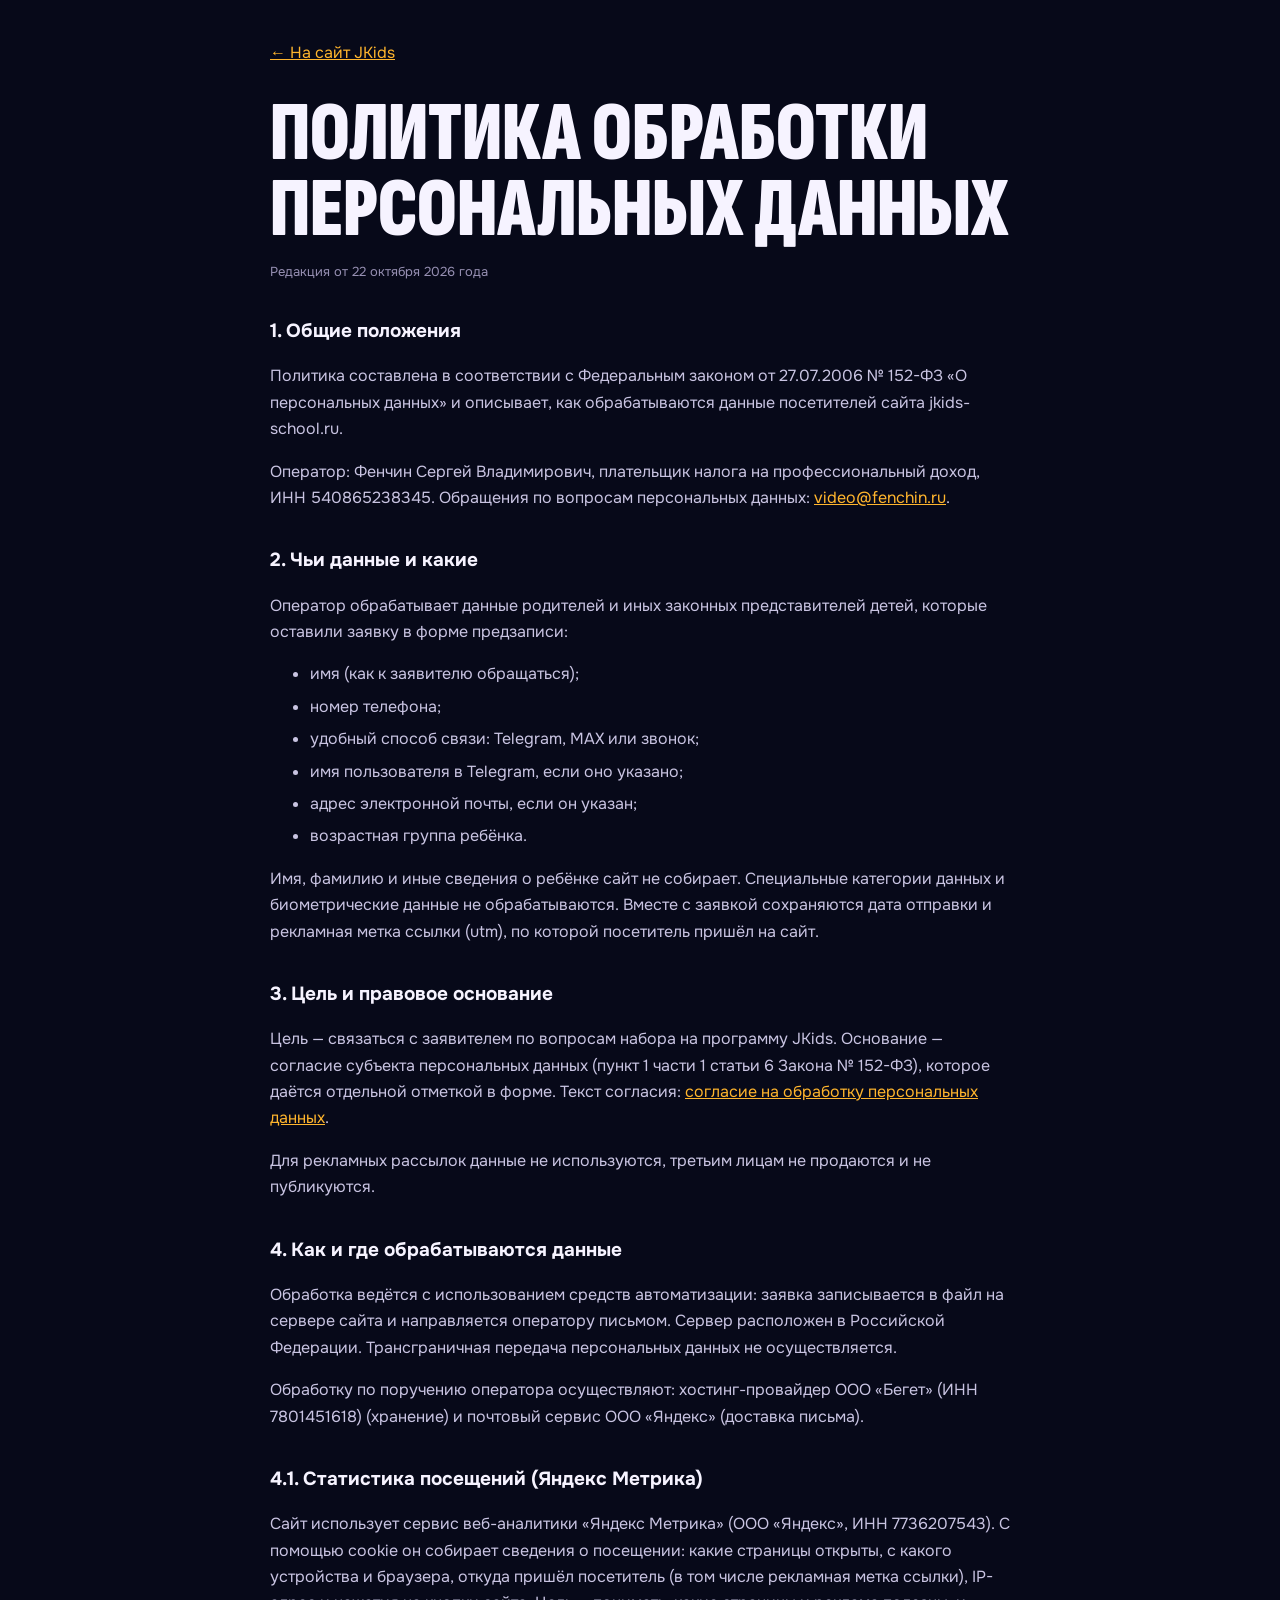
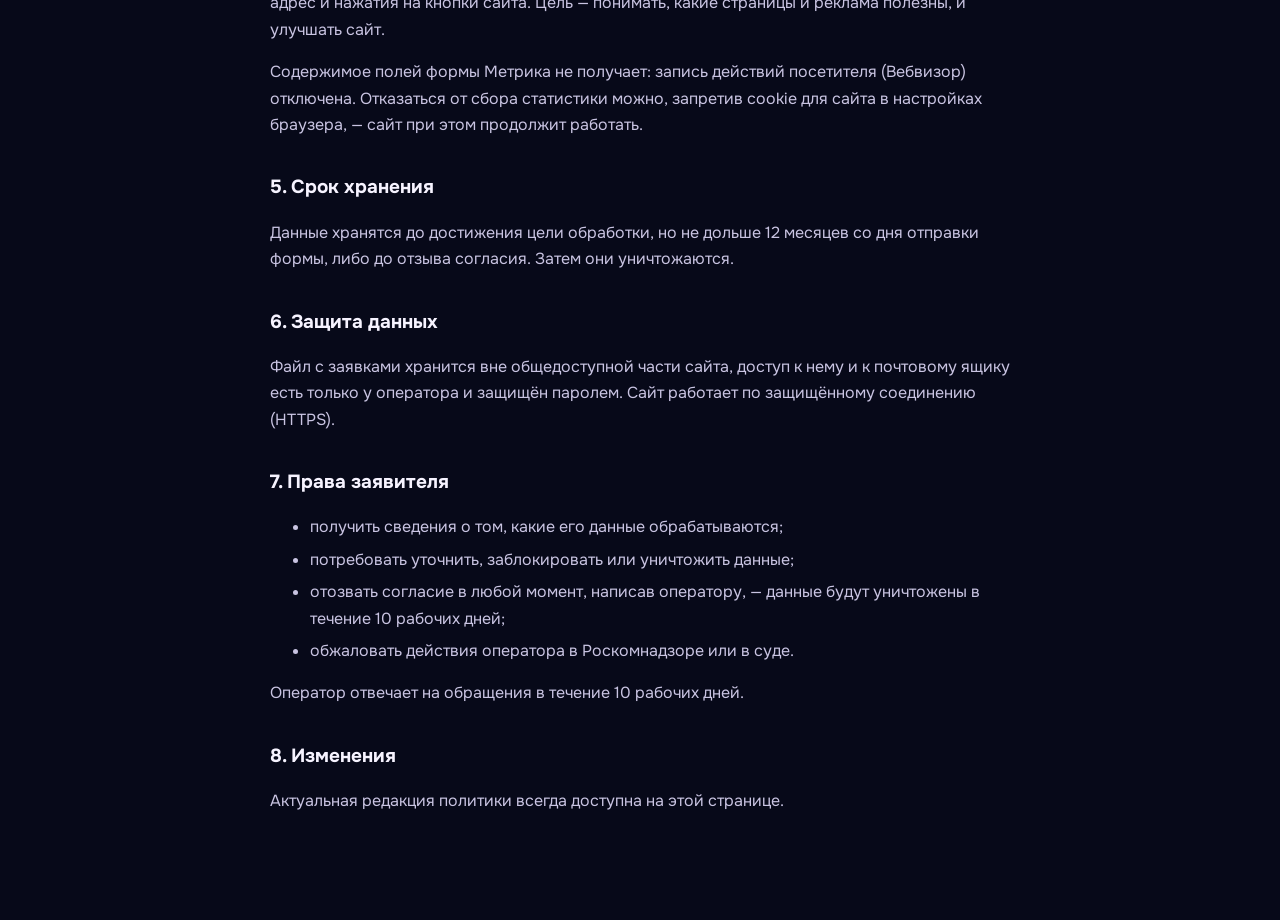
<file: privacy.html>
<!doctype html>
<html lang="ru">
<head>
<meta charset="utf-8">
<meta name="robots" content="noindex, nofollow">
<meta name="viewport" content="width=device-width,initial-scale=1">
<meta name="robots" content="noindex,follow">
<meta name="description" content="Как JKids обрабатывает и хранит персональные данные из формы предзаписи.">
<title>JKids · Политика обработки персональных данных</title>
<link rel="icon" href="favicon.ico" sizes="32x32">
<link rel="icon" href="favicon.svg" type="image/svg+xml">
<link rel="apple-touch-icon" href="apple-touch-icon.png">
<link rel="stylesheet" href="assets/fonts/fonts.css">
<link rel="stylesheet" href="docs.css">
</head>
<body>
<main>
<a href="index.html">← На сайт JKids</a>
<h1>Политика обработки персональных данных</h1>
<p class="meta">Редакция от 22 октября 2026 года</p>

<h2>1. Общие положения</h2>
<p>Политика составлена в соответствии с Федеральным законом от 27.07.2006 № 152-ФЗ «О персональных данных» и описывает, как обрабатываются данные посетителей сайта jkids-school.ru.</p>
<p>Оператор: Фенчин Сергей Владимирович, плательщик налога на профессиональный доход, ИНН 540865238345. Обращения по вопросам персональных данных: <a href="mailto:video@fenchin.ru">video@fenchin.ru</a>.</p>

<h2>2. Чьи данные и какие</h2>
<p>Оператор обрабатывает данные родителей и иных законных представителей детей, которые оставили заявку в форме предзаписи:</p>
<ul>
<li>имя (как к заявителю обращаться);</li>
<li>номер телефона;</li>
<li>удобный способ связи: Telegram, MAX или звонок;</li>
<li>имя пользователя в Telegram, если оно указано;</li>
<li>адрес электронной почты, если он указан;</li>
<li>возрастная группа ребёнка.</li>
</ul>
<p>Имя, фамилию и иные сведения о ребёнке сайт не собирает. Специальные категории данных и биометрические данные не обрабатываются. Вместе с заявкой сохраняются дата отправки и рекламная метка ссылки (utm), по которой посетитель пришёл на сайт.</p>

<h2>3. Цель и правовое основание</h2>
<p>Цель — связаться с заявителем по вопросам набора на программу JKids. Основание — согласие субъекта персональных данных (пункт 1 части 1 статьи 6 Закона № 152-ФЗ), которое даётся отдельной отметкой в форме. Текст согласия: <a href="consent.html">согласие на обработку персональных данных</a>.</p>
<p>Для рекламных рассылок данные не используются, третьим лицам не продаются и не публикуются.</p>

<h2>4. Как и где обрабатываются данные</h2>
<p>Обработка ведётся с использованием средств автоматизации: заявка записывается в файл на сервере сайта и направляется оператору письмом. Сервер расположен в Российской Федерации. Трансграничная передача персональных данных не осуществляется.</p>
<p>Обработку по поручению оператора осуществляют: хостинг-провайдер ООО «Бегет» (ИНН 7801451618) (хранение) и почтовый сервис ООО «Яндекс» (доставка письма).</p>
<h2>4.1. Статистика посещений (Яндекс Метрика)</h2>
<p>Сайт использует сервис веб-аналитики «Яндекс Метрика» (ООО «Яндекс», ИНН 7736207543). С помощью cookie он собирает сведения о посещении: какие страницы открыты, с какого устройства и браузера, откуда пришёл посетитель (в том числе рекламная метка ссылки), IP-адрес и нажатия на кнопки сайта. Цель — понимать, какие страницы и реклама полезны, и улучшать сайт.</p>
<p>Содержимое полей формы Метрика не получает: запись действий посетителя (Вебвизор) отключена. Отказаться от сбора статистики можно, запретив cookie для сайта в настройках браузера, — сайт при этом продолжит работать.</p>

<h2>5. Срок хранения</h2>
<p>Данные хранятся до достижения цели обработки, но не дольше 12 месяцев со дня отправки формы, либо до отзыва согласия. Затем они уничтожаются.</p>

<h2>6. Защита данных</h2>
<p>Файл с заявками хранится вне общедоступной части сайта, доступ к нему и к почтовому ящику есть только у оператора и защищён паролем. Сайт работает по защищённому соединению (HTTPS).</p>

<h2>7. Права заявителя</h2>
<ul>
<li>получить сведения о том, какие его данные обрабатываются;</li>
<li>потребовать уточнить, заблокировать или уничтожить данные;</li>
<li>отозвать согласие в любой момент, написав оператору, — данные будут уничтожены в течение 10 рабочих дней;</li>
<li>обжаловать действия оператора в Роскомнадзоре или в суде.</li>
</ul>
<p>Оператор отвечает на обращения в течение 10 рабочих дней.</p>

<h2>8. Изменения</h2>
<p>Актуальная редакция политики всегда доступна на этой странице.</p>
</main>
</body>
</html>
</file>
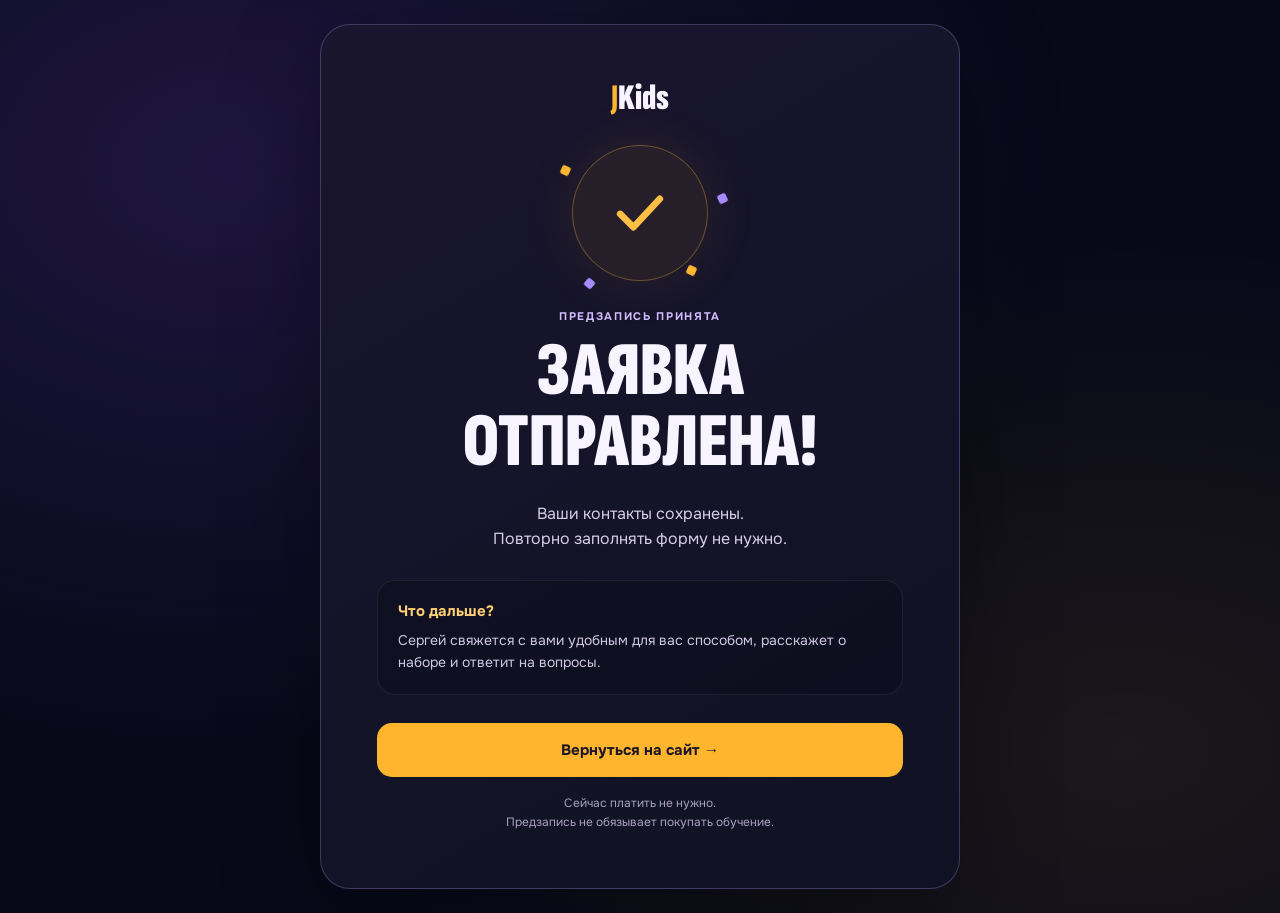
<file: thanks.html>
<!doctype html>
<html lang="ru">
<head>
<meta charset="utf-8">
<meta name="robots" content="noindex, nofollow">
<meta name="viewport" content="width=device-width,initial-scale=1">
<meta name="robots" content="noindex,nofollow">
<meta name="theme-color" content="#070919">
<title>JKids · Заявка отправлена</title>
<link rel="icon" href="favicon.ico" sizes="32x32">
<link rel="icon" href="favicon.svg" type="image/svg+xml">
<link rel="apple-touch-icon" href="apple-touch-icon.png">
<link rel="stylesheet" href="assets/fonts/fonts.css">
<style>
:root{color-scheme:dark;font-family:'Onest',Arial,sans-serif;color:#f7f3ff;background:#070919}
*{box-sizing:border-box}body{margin:0;min-height:100svh;display:grid;place-items:center;padding:24px;background:radial-gradient(ellipse at 18% 18%,#673db53d,transparent 55%),radial-gradient(ellipse at 88% 82%,#ffb52d16,transparent 48%),#070919}a{color:inherit;text-decoration:none}.success{position:relative;width:min(100%,640px);padding:clamp(30px,6vw,56px);text-align:center;background:linear-gradient(150deg,#19152e,#101223);border:1px solid #b4a0fa45;border-radius:30px;box-shadow:0 28px 100px #0005;overflow:hidden}.brand{display:inline-block;font-family:'Sofia Sans Extra Condensed',Impact,sans-serif;font-size:36px;font-weight:900;line-height:1;color:#f7f3ff}.brand b{color:#ffb52d}.reward{position:relative;width:136px;height:136px;display:grid;place-items:center;margin:28px auto;background:#ffb52d12;border:1px solid #ffb52d55;border-radius:50%;box-shadow:0 0 55px #ffb52d18;animation:arrive .65s cubic-bezier(.2,.8,.2,1) both}.reward svg{width:68px;height:68px;overflow:visible}.reward path{fill:none;stroke:#ffbf45;stroke-width:7;stroke-linecap:round;stroke-linejoin:round;stroke-dasharray:82;stroke-dashoffset:82;animation:draw .55s .2s ease-out forwards}.spark{position:absolute;width:9px;height:9px;border-radius:2px;background:#ffb52d;animation:spark .8s .15s both}.spark.one{left:-12px;top:20px;transform:rotate(25deg)}.spark.two{right:-20px;top:48px;background:#a78aff;transform:rotate(-25deg)}.spark.three{left:12px;bottom:-8px;background:#a78aff;transform:rotate(40deg)}.spark.four{right:11px;bottom:5px;transform:rotate(25deg)}.eyebrow{font-size:11px;font-weight:700;letter-spacing:.15em;text-transform:uppercase;color:#d1bdff;margin:0 0 13px}h1{font-family:'Sofia Sans Extra Condensed',Impact,'Arial Narrow',sans-serif;font-size:clamp(52px,9vw,76px);line-height:.94;font-weight:900;text-transform:uppercase;margin:0 0 22px}.lead{max-width:440px;margin:0 auto;color:#d7cfe8;font-size:16px;line-height:1.6}.next{margin:28px 0;padding:20px;border:1px solid #ffffff12;border-radius:18px;background:#080b1866;text-align:left}.next strong{display:block;margin-bottom:8px;font-size:15px;color:#ffcf73}.next p{margin:0;font-size:14px;line-height:1.6;color:#cfc7e1}.button{display:flex;justify-content:center;align-items:center;min-height:54px;border-radius:15px;padding:14px 20px;background:#ffb52d;color:#1c1626;font-size:15px;font-weight:800;transition:background .2s}.button:hover{background:#ffcb6e}.button:focus-visible{outline:3px solid white;outline-offset:5px}.fine{font-size:12px;line-height:1.6;color:#aaa1c0;margin:17px 0 0}@keyframes arrive{from{opacity:0;transform:scale(.65)}to{opacity:1;transform:scale(1)}}@keyframes draw{to{stroke-dashoffset:0}}@keyframes spark{from{opacity:0;scale:.2}to{opacity:1;scale:1}}@media(max-width:400px){body{padding:14px}.success{padding:28px 22px;border-radius:24px}.reward{width:110px;height:110px;margin:22px auto}h1{font-size:54px}.lead{font-size:15px}.next{padding:17px;margin:22px 0}}@media(prefers-reduced-motion:reduce){.reward,.reward path,.spark{animation:none}.reward path{stroke-dashoffset:0}}
</style>
</head>
<body>
<main class="success">
  <a class="brand" href="parents.html" aria-label="JKids, страница для родителей"><b>J</b>Kids</a>
  <div class="reward" aria-hidden="true"><span class="spark one"></span><span class="spark two"></span><span class="spark three"></span><span class="spark four"></span><svg viewBox="0 0 72 72"><path d="M15 37 29 51 57 21"/></svg></div>
  <p class="eyebrow">Предзапись принята</p>
  <h1>Заявка<br>отправлена!</h1>
  <p class="lead">Ваши контакты сохранены.<br>Повторно заполнять форму не нужно.</p>
  <div class="next"><strong>Что дальше?</strong><p>Сергей свяжется с вами удобным для вас способом, расскажет о наборе и ответит на вопросы.</p></div>
  <a class="button" href="parents.html">Вернуться на сайт →</a>
  <p class="fine">Сейчас платить не нужно.<br>Предзапись не обязывает покупать обучение.</p>
</main>
<script src="config.js"></script>
<script src="analytics.js?v=20261022-5"></script>
</body>
</html>
</file>
<file: assets/fonts/fonts.css>
/* Шрифты лежат рядом, сайт не обращается к Google. Лицензия SIL OFL. */
@font-face {
  font-family: 'JetBrains Mono';
  font-style: normal;
  font-weight: 500;
  font-display: swap;
  src: url(jetbrains-mono-cyrillic-0.woff2) format('woff2');
  unicode-range: U+0301, U+0400-045F, U+0490-0491, U+04B0-04B1, U+2116;
}
@font-face {
  font-family: 'JetBrains Mono';
  font-style: normal;
  font-weight: 500;
  font-display: swap;
  src: url(jetbrains-mono-latin-ext-1.woff2) format('woff2');
  unicode-range: U+0100-02BA, U+02BD-02C5, U+02C7-02CC, U+02CE-02D7, U+02DD-02FF, U+0304, U+0308, U+0329, U+1D00-1DBF, U+1E00-1E9F, U+1EF2-1EFF, U+2020, U+20A0-20AB, U+20AD-20C4, U+2113, U+2C60-2C7F, U+A720-A7FF;
}
@font-face {
  font-family: 'JetBrains Mono';
  font-style: normal;
  font-weight: 500;
  font-display: swap;
  src: url(jetbrains-mono-latin-2.woff2) format('woff2');
  unicode-range: U+0000-00FF, U+0131, U+0152-0153, U+02BB-02BC, U+02C6, U+02DA, U+02DC, U+0304, U+0308, U+0329, U+2000-206F, U+20AC, U+2122, U+2191, U+2193, U+2212, U+2215, U+FEFF, U+FFFD;
}
@font-face {
  font-family: 'Onest';
  font-style: normal;
  font-weight: 400;
  font-display: swap;
  src: url(onest-cyrillic-3.woff2) format('woff2');
  unicode-range: U+0301, U+0400-045F, U+0490-0491, U+04B0-04B1, U+2116;
}
@font-face {
  font-family: 'Onest';
  font-style: normal;
  font-weight: 400;
  font-display: swap;
  src: url(onest-latin-ext-4.woff2) format('woff2');
  unicode-range: U+0100-02BA, U+02BD-02C5, U+02C7-02CC, U+02CE-02D7, U+02DD-02FF, U+0304, U+0308, U+0329, U+1D00-1DBF, U+1E00-1E9F, U+1EF2-1EFF, U+2020, U+20A0-20AB, U+20AD-20C4, U+2113, U+2C60-2C7F, U+A720-A7FF;
}
@font-face {
  font-family: 'Onest';
  font-style: normal;
  font-weight: 400;
  font-display: swap;
  src: url(onest-latin-5.woff2) format('woff2');
  unicode-range: U+0000-00FF, U+0131, U+0152-0153, U+02BB-02BC, U+02C6, U+02DA, U+02DC, U+0304, U+0308, U+0329, U+2000-206F, U+20AC, U+2122, U+2191, U+2193, U+2212, U+2215, U+FEFF, U+FFFD;
}
@font-face {
  font-family: 'Onest';
  font-style: normal;
  font-weight: 500;
  font-display: swap;
  src: url(onest-cyrillic-3.woff2) format('woff2');
  unicode-range: U+0301, U+0400-045F, U+0490-0491, U+04B0-04B1, U+2116;
}
@font-face {
  font-family: 'Onest';
  font-style: normal;
  font-weight: 500;
  font-display: swap;
  src: url(onest-latin-ext-4.woff2) format('woff2');
  unicode-range: U+0100-02BA, U+02BD-02C5, U+02C7-02CC, U+02CE-02D7, U+02DD-02FF, U+0304, U+0308, U+0329, U+1D00-1DBF, U+1E00-1E9F, U+1EF2-1EFF, U+2020, U+20A0-20AB, U+20AD-20C4, U+2113, U+2C60-2C7F, U+A720-A7FF;
}
@font-face {
  font-family: 'Onest';
  font-style: normal;
  font-weight: 500;
  font-display: swap;
  src: url(onest-latin-5.woff2) format('woff2');
  unicode-range: U+0000-00FF, U+0131, U+0152-0153, U+02BB-02BC, U+02C6, U+02DA, U+02DC, U+0304, U+0308, U+0329, U+2000-206F, U+20AC, U+2122, U+2191, U+2193, U+2212, U+2215, U+FEFF, U+FFFD;
}
@font-face {
  font-family: 'Onest';
  font-style: normal;
  font-weight: 700;
  font-display: swap;
  src: url(onest-cyrillic-3.woff2) format('woff2');
  unicode-range: U+0301, U+0400-045F, U+0490-0491, U+04B0-04B1, U+2116;
}
@font-face {
  font-family: 'Onest';
  font-style: normal;
  font-weight: 700;
  font-display: swap;
  src: url(onest-latin-ext-4.woff2) format('woff2');
  unicode-range: U+0100-02BA, U+02BD-02C5, U+02C7-02CC, U+02CE-02D7, U+02DD-02FF, U+0304, U+0308, U+0329, U+1D00-1DBF, U+1E00-1E9F, U+1EF2-1EFF, U+2020, U+20A0-20AB, U+20AD-20C4, U+2113, U+2C60-2C7F, U+A720-A7FF;
}
@font-face {
  font-family: 'Onest';
  font-style: normal;
  font-weight: 700;
  font-display: swap;
  src: url(onest-latin-5.woff2) format('woff2');
  unicode-range: U+0000-00FF, U+0131, U+0152-0153, U+02BB-02BC, U+02C6, U+02DA, U+02DC, U+0304, U+0308, U+0329, U+2000-206F, U+20AC, U+2122, U+2191, U+2193, U+2212, U+2215, U+FEFF, U+FFFD;
}
@font-face {
  font-family: 'Sofia Sans Extra Condensed';
  font-style: normal;
  font-weight: 800;
  font-display: swap;
  src: url(sofia-sans-extra-condensed-cyrillic-6.woff2) format('woff2');
  unicode-range: U+0301, U+0400-045F, U+0490-0491, U+04B0-04B1, U+2116;
}
@font-face {
  font-family: 'Sofia Sans Extra Condensed';
  font-style: normal;
  font-weight: 800;
  font-display: swap;
  src: url(sofia-sans-extra-condensed-latin-ext-7.woff2) format('woff2');
  unicode-range: U+0100-02BA, U+02BD-02C5, U+02C7-02CC, U+02CE-02D7, U+02DD-02FF, U+0304, U+0308, U+0329, U+1D00-1DBF, U+1E00-1E9F, U+1EF2-1EFF, U+2020, U+20A0-20AB, U+20AD-20C4, U+2113, U+2C60-2C7F, U+A720-A7FF;
}
@font-face {
  font-family: 'Sofia Sans Extra Condensed';
  font-style: normal;
  font-weight: 800;
  font-display: swap;
  src: url(sofia-sans-extra-condensed-latin-8.woff2) format('woff2');
  unicode-range: U+0000-00FF, U+0131, U+0152-0153, U+02BB-02BC, U+02C6, U+02DA, U+02DC, U+0304, U+0308, U+0329, U+2000-206F, U+20AC, U+2122, U+2191, U+2193, U+2212, U+2215, U+FEFF, U+FFFD;
}
@font-face {
  font-family: 'Sofia Sans Extra Condensed';
  font-style: normal;
  font-weight: 900;
  font-display: swap;
  src: url(sofia-sans-extra-condensed-cyrillic-6.woff2) format('woff2');
  unicode-range: U+0301, U+0400-045F, U+0490-0491, U+04B0-04B1, U+2116;
}
@font-face {
  font-family: 'Sofia Sans Extra Condensed';
  font-style: normal;
  font-weight: 900;
  font-display: swap;
  src: url(sofia-sans-extra-condensed-latin-ext-7.woff2) format('woff2');
  unicode-range: U+0100-02BA, U+02BD-02C5, U+02C7-02CC, U+02CE-02D7, U+02DD-02FF, U+0304, U+0308, U+0329, U+1D00-1DBF, U+1E00-1E9F, U+1EF2-1EFF, U+2020, U+20A0-20AB, U+20AD-20C4, U+2113, U+2C60-2C7F, U+A720-A7FF;
}
@font-face {
  font-family: 'Sofia Sans Extra Condensed';
  font-style: normal;
  font-weight: 900;
  font-display: swap;
  src: url(sofia-sans-extra-condensed-latin-8.woff2) format('woff2');
  unicode-range: U+0000-00FF, U+0131, U+0152-0153, U+02BB-02BC, U+02C6, U+02DA, U+02DC, U+0304, U+0308, U+0329, U+2000-206F, U+20AC, U+2122, U+2191, U+2193, U+2212, U+2215, U+FEFF, U+FFFD;
}
</file>
<file: styles.css>
/* JKids — общие стили обеих страниц.
   Порядок: 1 токены · 2 база · 3 компоненты · 4 каркас · 5 разделы страниц · 6 виджеты · 7 движение · 8 адаптив.
   Цвета и шрифты меняются только в :root. Правило для экрана поменьше — в разделе 8, а не в конце файла. */

/* ── 1. Токены ── */
:root{
  --bg:#070919; --panel:#11132b; --panel-2:#181a38;
  --ink:#f6f3ff; --muted:#c4bfdc;
  --violet:#8c6aff; --violet-deep:#5a35e0; --amber:#ffb52d;
  --on-amber:#16111f; /* текст на янтарной кнопке */
  --paper:#ebe6fb; --paper-ink:#0c0e24; --paper-muted:#55507a;
  --line:rgba(157,135,255,.24);
  /* Цвет-код по всему сайту: Blender — янтарный, Roblox — светло-фиолетовый */
  --blender:#ffb52d; --roblox:#b9a4ff;
  --display:'Sofia Sans Extra Condensed',Impact,'Arial Narrow',sans-serif;
  --body:'Onest',Arial,Helvetica,sans-serif;
  --mono:'JetBrains Mono',ui-monospace,Consolas,monospace;
  --gutter:clamp(18px,4vw,64px);
  --panel-radius:clamp(26px,3.2vw,48px);
  --grid-gap:clamp(14px,1.6vw,24px);
  --pipe-media-h:clamp(170px,15vw,230px);
  --ease-out:cubic-bezier(.2,.7,.2,1);
}

/* ── 2. База ── */
*{box-sizing:border-box}
html{scroll-behavior:smooth;scroll-padding-top:84px}
body{margin:0;background:var(--bg);color:var(--ink);font:16px/1.55 var(--body);overflow-x:hidden;-webkit-font-smoothing:antialiased}
a{color:inherit;text-decoration:none}
button,input,select{font:inherit}
button{cursor:pointer}
button,a,input,select,summary{-webkit-tap-highlight-color:transparent}
img{display:block;max-width:100%;height:auto}
h1,h2,h3,p{margin:0}
h1,h2{font-family:var(--display);font-weight:900;text-transform:uppercase;line-height:.93;letter-spacing:-.005em}
h1{font-size:clamp(76px,min(11vw,19svh),190px)}
h2{font-size:clamp(44px,5.4vw,96px)}
h3{font-size:22px;line-height:1.18;font-weight:700}
a:focus-visible,button:focus-visible,summary:focus-visible{outline:3px solid var(--amber);outline-offset:4px}
input:focus-visible,select:focus-visible{outline:2px solid var(--violet);outline-offset:2px}

.wrap{max-width:1320px;margin-inline:auto;padding-inline:var(--gutter)}
.gold{color:var(--amber)}
.nw{white-space:nowrap}
.tool-b{color:var(--blender)}
.tool-r{color:var(--roblox)}
.lead{font-size:clamp(16px,1.35vw,20px);color:var(--muted);max-width:520px}
.fine{font-size:14px;color:#b9b4d9;margin-top:14px}

/* ── 3. Компоненты ── */

/* Кнопки */
.button{display:inline-flex;justify-content:center;align-items:center;gap:14px;min-height:56px;padding:14px 26px;border:0;border-radius:18px;background:var(--amber);color:var(--on-amber);font:800 21px/1 var(--display);text-transform:uppercase;letter-spacing:.04em;transition:transform .2s,box-shadow .2s,background .2s}
.button:hover{transform:translateY(-2px);box-shadow:0 12px 40px #ffb52d40}
.button span{font-family:var(--body);font-weight:700}
.button.ghost{background:#0c0e24b8;color:var(--ink);border:1px solid #ab8aff80;backdrop-filter:blur(10px)}
.button.ghost:hover{box-shadow:none;border-color:var(--amber)}
.button.wide{width:100%}

/* Плашки меню */
.pill{white-space:nowrap;display:inline-flex;align-items:center;min-height:42px;padding:0 18px;border:1px solid #ffffff22;border-radius:14px;background:#0a0c1fb0;backdrop-filter:blur(10px);font:800 17px/1 var(--display);text-transform:uppercase;letter-spacing:.04em;transition:border-color .2s,color .2s}
.pill:hover{border-color:#ffffff66}
.pill.cta{border-color:var(--amber);color:var(--amber)}
.pill.cta:hover{background:var(--amber);color:var(--on-amber)}

/* Ссылка с подчёркиванием */
.text-link{display:inline-flex;gap:14px;align-items:center;padding-bottom:6px;border-bottom:1px solid #72579e;color:#dcd1ff;white-space:nowrap;transition:border-color .2s,color .2s}
.text-link:hover{color:var(--amber);border-color:var(--amber)}

/* Метка секции: //01 ........ /Название */
.tag{display:flex;justify-content:space-between;align-items:center;gap:16px;padding-top:18px;margin-bottom:clamp(34px,5vw,72px);border-top:1px solid var(--line);font:500 12px/1 var(--mono);letter-spacing:.08em;text-transform:uppercase;color:#b3a8e0}
.tag i{font-style:normal;opacity:.6}

/* Подпись поверх картинки */
.badge{position:absolute;left:14px;bottom:14px;padding:6px 11px;border:1px solid #ffffff30;border-radius:8px;background:#0c1025e6;font:500 11px/1 var(--mono);letter-spacing:.06em;text-transform:uppercase;color:#dcd7f4}

/* Метка над заголовком первого экрана */
.hero-chip{display:inline-block;padding:9px 16px;border:1px solid #ffffff40;border-radius:8px;background:#070919a6;font:500 12px/1 var(--mono);letter-spacing:.1em;text-transform:uppercase}

/* Заголовок секции: слева h2, справа вводный абзац в рамке */
.head{display:grid;grid-template-columns:minmax(0,1fr) minmax(0,480px);align-items:stretch;gap:24px 60px;margin-bottom:clamp(30px,4vw,60px)}
.head>.lead{position:relative;display:flex;align-items:center;max-width:none;margin-block:.04em .1em;padding:18px 24px 18px 26px;border:1px solid var(--line);border-left:3px solid var(--amber);border-radius:6px 20px 20px 6px;background:linear-gradient(120deg,#8c6aff1f,#8c6aff08);color:#e4def8;font-size:clamp(15px,1.05vw,17px);line-height:1.45}
.head>.lead b{color:var(--ink)}

/* Ссылки на соцсети (заполняются из config.js) */
.socials{display:flex;flex-wrap:wrap;gap:8px;margin-top:16px}
.socials[hidden]{display:none}
.socials a{display:inline-flex;align-items:center;min-height:40px;padding:0 16px;border:1px solid #ab8aff80;border-radius:12px;font-size:14px;font-weight:700;color:var(--ink);text-decoration:none;transition:border-color .2s,color .2s}
.socials a:hover{border-color:var(--amber);color:var(--amber)}

/* ── 4. Каркас: меню, панели, подвал, плашка на телефоне ── */
.nav{position:fixed;inset:0 0 auto;z-index:50;padding:14px var(--gutter);display:flex;justify-content:space-between;align-items:center;gap:20px;transition:background .3s,backdrop-filter .3s}
.nav.scrolled{background:#070919cc;backdrop-filter:blur(16px)}
.nav-left{display:flex;align-items:center;gap:26px}
.brand{font:900 34px/1 var(--display);letter-spacing:.01em}
.brand b{color:var(--amber)}
.nav-links{display:flex;gap:6px;align-items:center}

.plain{padding:clamp(40px,5vw,80px) 0 clamp(56px,7vw,110px)}
.panel{margin:clamp(10px,1.4vw,22px);padding:clamp(22px,3vw,44px) 0 clamp(56px,7vw,110px);border-radius:var(--panel-radius);background:var(--panel)}
.panel.light{background:var(--paper);color:var(--paper-ink)}
.panel.light .tag{color:var(--paper-muted);border-color:#0c0e2426}
.panel.light .gold{color:var(--violet-deep)}
.panel.light .lead{color:var(--paper-muted)}
.panel.light .head>.lead{border-color:#0c0e241f;border-left-color:var(--violet-deep);background:linear-gradient(120deg,#5a35e014,#ffffff80);color:#2c2850}
.panel.light .tool-b{color:#c46a00}
.panel.light .tool-r{color:var(--violet-deep)}

.footer{padding:clamp(30px,4vw,60px) 0 90px;border-top:1px solid var(--line);overflow:hidden}
.footer .wrap{display:flex;justify-content:space-between;align-items:flex-end;gap:24px}
.footer .big{font:900 clamp(110px,24vw,380px)/.72 var(--display);letter-spacing:-.01em}
.footer .big b{color:var(--amber)}
.footer-info{max-width:360px;text-align:right}
.footer p{font-size:14px;color:#b0a9cc}
.footer p>a,.footer-contacts a{text-decoration:underline} /* не задевает кнопки соцсетей */
.footer .footer-legal{margin-top:16px;padding-top:14px;border-top:1px solid var(--line);font-size:12px;line-height:1.5}
.footer .socials{justify-content:flex-end}

.sticky{position:fixed;z-index:40;left:14px;right:14px;bottom:12px;display:none;justify-content:space-between;align-items:center;gap:14px;padding:8px 8px 8px 16px;border:1px solid #a78aff55;border-radius:20px;background:#0e1128ee;backdrop-filter:blur(15px);box-shadow:0 5px 30px #0008;transition:opacity .25s,transform .25s}
.sticky>span{font-size:11px;line-height:1.3}
.sticky strong{font-size:15px}
.sticky .button{min-height:44px;padding:10px 14px;border-radius:14px;font-size:16px;white-space:nowrap}
.sticky.hidden{opacity:0;transform:translateY(12px);pointer-events:none}

/* ── 5. Разделы страниц ── */

/* Первый экран детской страницы: заголовок, персонаж и два шага по бокам */
.hero{position:relative;min-height:100svh;padding:clamp(96px,11vh,130px) var(--gutter) 0;text-align:center;overflow:hidden;isolation:isolate}
.hero::before{content:'';position:absolute;inset:0;z-index:-2;background:linear-gradient(#070919d9 0%,#07091973 38%,#07091926 62%,var(--bg) 100%),url('assets/hero-room-wide.webp') center/cover}
.hero h1{margin-top:clamp(14px,2vh,26px);text-shadow:0 6px 50px #070919}
.hero-avatar{position:absolute;z-index:1;left:50%;bottom:0;transform:translateX(-50%);height:min(56svh,54vw);width:auto;max-width:none;filter:drop-shadow(0 30px 40px #000a)}
.hero-cta{position:absolute;z-index:2;bottom:clamp(24px,5svh,56px)}
.hero-cta.left{left:var(--gutter)}
.hero-cta.right{right:var(--gutter)}
.hero-step{position:absolute;z-index:2;bottom:clamp(120px,22svh,230px);display:flex;align-items:center;gap:14px;width:min(330px,26vw);padding:10px 16px 10px 10px;border:1px solid #ffffff2a;border-radius:22px;background:#0a0c1fd0;backdrop-filter:blur(12px);text-align:left;transition:border-color .2s,transform .2s}
.hero-step:hover{transform:translateY(-3px)}
.hero-step.left{left:var(--gutter);border-color:#ffb52d88}
.hero-step.right{right:var(--gutter);border-color:#b9a4ff88}
.hero-step img,.hero-step video{flex:0 0 auto;width:88px;height:88px;border-radius:14px;object-fit:cover}
.hero-step video{object-position:22% center}
.hero-step span{font-size:15px;line-height:1.35;color:#e4dff8}
.hero-step small{display:block;font:500 11px/1 var(--mono);letter-spacing:.1em;text-transform:uppercase;color:#a79bd6}
.hero-step b{display:block;margin:4px 0 4px;font:900 clamp(34px,3vw,46px)/.9 var(--display);text-transform:uppercase}

/* Первый экран страницы для родителей: спокойнее, с фактами */
.phero{position:relative;isolation:isolate;padding:clamp(120px,16vh,180px) 0 clamp(50px,6vw,90px);overflow:hidden}
.phero::before{content:'';position:absolute;inset:0;z-index:-1;background:linear-gradient(90deg,var(--bg) 30%,#070919b3 65%,#07091966),linear-gradient(transparent 60%,var(--bg)),url('assets/workbench.webp') center/cover}
.phero .hero-chip{padding:10px 18px;font-size:13px}
.phero h1{margin-top:34px;font-size:clamp(58px,8.6vw,148px)}
.phero .lead{margin-top:26px;max-width:620px;color:#dcd7f0}
.tools-line{display:flex;align-items:center;gap:18px;margin-top:22px;font:900 clamp(40px,4.6vw,72px)/.9 var(--display);text-transform:uppercase}
.tools-line i{font-style:normal;font-family:var(--body);font-size:.6em;color:var(--muted)}
.facts{display:grid;grid-template-columns:repeat(3,auto);justify-content:start;gap:clamp(20px,4vw,64px);margin-top:clamp(30px,4vw,54px);padding-top:24px;border-top:1px solid var(--line)}
.facts strong{display:block;font:900 clamp(38px,4vw,62px)/.9 var(--display);text-transform:uppercase;color:var(--amber);white-space:nowrap}
.facts span{display:block;margin-top:8px;font-size:15px;color:var(--muted)}
.phero-actions{display:flex;flex-wrap:wrap;align-items:center;gap:20px 30px;margin-top:clamp(28px,3vw,44px)}

/* Как это устроено: Blender → Blender → Roblox */
.how h2{font-size:clamp(38px,4.6vw,72px)}
.pipeline{list-style:none;margin:0;padding:0;display:grid;grid-template-columns:1fr 1fr .8fr;gap:var(--grid-gap)} /* шаг Roblox у́же: по времени курса это финал */
.pipe{position:relative;display:flex;flex-direction:column;border:1px solid var(--line);border-radius:28px;background:var(--panel);overflow:visible}
.pipe:has(.tool-b){border-color:#ffb52d55}
.pipe.final-step{border-color:#b9a4ff88;background:linear-gradient(160deg,#2a2160,var(--panel) 70%)}
.pipe:not(:last-child)::after{content:'→';position:absolute;z-index:3;top:calc(var(--pipe-media-h)/2 - 22px);right:calc(var(--grid-gap)/-2 - 22px);display:grid;place-items:center;width:44px;height:44px;border-radius:50%;background:var(--amber);color:var(--on-amber);font:900 22px/1 var(--body);box-shadow:0 6px 24px #0009}
.pipe-media{height:var(--pipe-media-h);border-radius:28px 28px 0 0;overflow:hidden;background:#0b0d1c}
.pipe-media img,.pipe-media video{display:block;width:100%;height:100%;object-fit:cover}
.pipe-media video{object-position:0% center}
.pipe-body{padding:clamp(20px,2.2vw,30px)}
.pipe-tool{display:block;font:900 clamp(44px,4.4vw,68px)/.85 var(--display);text-transform:uppercase}
.pipe-body h3{margin-top:12px}
.pipe-body p{margin-top:8px;font-size:16px;color:#c6bedc}
.ratio{display:flex;flex-wrap:wrap;align-items:center;gap:6px 16px;margin-top:clamp(22px,2.4vw,36px);font:900 clamp(26px,2.4vw,38px)/1 var(--display);text-transform:uppercase}
.ratio i{font-style:normal;font-family:var(--body);font-size:.7em;color:var(--muted)}

/* Что создаём: две карточки проектов и полоса «модель уже в игре» */
.projects{display:grid;grid-template-columns:1fr 1fr;gap:var(--grid-gap)}
.project{border-radius:28px;overflow:hidden;background:var(--paper-ink);color:var(--ink)}
.project-media{position:relative;aspect-ratio:16/10;background:#0b0d1c;overflow:hidden}
.project-media img,.project-media video{width:100%;height:100%;object-fit:cover;transition:transform .8s var(--ease-out)}
.project:hover .project-media img{transform:scale(1.04)}
.project:first-child .project-media img{object-fit:contain}
.project-body{padding:clamp(22px,2.4vw,34px)}
.kicker{display:block;margin-bottom:12px;font:500 13px/1 var(--mono);letter-spacing:.1em;text-transform:uppercase;color:#b6a2ff}
.project-body h3{font:900 clamp(34px,3.4vw,52px)/.92 var(--display);text-transform:uppercase}
.project-body p{margin-top:14px;font-size:16px;color:var(--muted);max-width:440px}
.microfinal{display:grid;grid-template-columns:minmax(0,1fr) minmax(0,1.15fr);align-items:center;gap:clamp(18px,3vw,48px);margin-top:var(--grid-gap);padding:clamp(14px,1.4vw,20px);padding-left:clamp(22px,3vw,44px);border-radius:28px;background:var(--violet-deep);color:#fff}
.mf-text{display:flex;align-items:flex-start;gap:18px}
.microfinal .star{flex:0 0 auto;font-size:34px;line-height:1;color:var(--amber)}
.microfinal strong{display:block;font:900 clamp(32px,3.2vw,52px)/.95 var(--display);text-transform:uppercase}
.microfinal strong span{color:var(--amber)}
.mf-pre{font-style:normal}
.microfinal p{margin-top:12px;font-size:17px;color:#ece6ff;max-width:440px}
.mf-media{border-radius:18px;overflow:hidden;background:#0b0d1c;aspect-ratio:16/9}
.mf-media video{display:block;width:100%;height:100%;object-fit:cover}
.mf-media:empty{display:none}
.hero-video{width:100%}

/* От игрока к создателю: сцена бункера и три решения */
#value h2{font-size:clamp(40px,4.2vw,74px)}
.value-grid{display:grid;grid-template-columns:1.05fr 1fr;gap:clamp(16px,2vw,28px);align-items:stretch}
.world{position:relative;min-height:440px;border:1px solid var(--line);border-radius:28px;overflow:hidden;background:var(--panel)}
.world>img{position:absolute;inset:0;width:100%;height:100%;object-fit:cover;object-position:55% center}
.world::after{content:'';position:absolute;inset:0;background:linear-gradient(#07091933 10%,#070919a6 62%,#070919);pointer-events:none}
.world-caption{position:relative;z-index:2;padding:24px}
.world-caption .badge{position:static;display:inline-block}
.world-caption strong{display:block;margin-top:16px;max-width:320px;font:900 clamp(30px,3vw,44px)/.95 var(--display);text-transform:uppercase;text-shadow:0 2px 14px #000}
.token{position:absolute;z-index:2;left:18px;right:18px;bottom:18px;display:flex;align-items:center;gap:18px;padding:14px 22px;border:1px solid #a383ff66;border-radius:20px;background:#141530e6;backdrop-filter:blur(8px)}
.token img{width:96px;height:110px;object-fit:contain}
.token span{font:900 clamp(26px,2.2vw,36px)/.95 var(--display);text-transform:uppercase;color:var(--ink)}
.token b{color:var(--amber)}
.decisions{display:grid;gap:12px}
.decision{display:grid;grid-template-columns:auto 1fr;gap:6px 20px;padding:clamp(20px,2.2vw,30px);border:1px solid var(--line);border-radius:24px;background:var(--panel);transition:border-color .3s,transform .3s}
.decision:hover{border-color:#a383ffaa;transform:translateX(6px)}
.decision .num{grid-row:span 4;font:900 clamp(48px,4.6vw,72px)/.8 var(--display);color:var(--violet)}
.where{display:block;font:500 12px/1 var(--mono);letter-spacing:.1em;text-transform:uppercase}
.decision p{font-size:16px;color:#d0c9e4}
.decision small{font:500 12px/1.5 var(--mono);color:#b3a5e0;letter-spacing:.02em}

/* Последний блок детской страницы */
.panel.final{background:var(--violet-deep);text-align:center}
.final .tag{color:#d9ceff;border-color:#ffffff40}
.final .lead{margin:24px auto 0;color:#ece6ff}
.final-actions{display:flex;flex-wrap:wrap;justify-content:center;align-items:center;gap:20px 34px;margin-top:36px}
.final .text-link{color:#fff;border-color:#ffffff80}
.keep-list{list-style:none;display:flex;flex-wrap:wrap;justify-content:center;gap:10px;max-width:900px;margin:30px auto 0;padding:0}
.keep-list li{padding:12px 18px;border:1px solid #ffffff40;border-radius:16px;background:#ffffff12;font-size:16px;color:#ece6ff}
.keep-list b{color:#fff}

/* Как проходит обучение: фиолетовая панель с недельной лентой */
.panel.format{background:var(--violet-deep)}
.format .tag{color:#d9ceff;border-color:#ffffff40}
.format .head>.lead{border-color:#ffffff33;border-left-color:var(--amber);background:#ffffff14;color:#fff}
#format h2{font-size:clamp(40px,4.2vw,74px)}
.week{list-style:none;margin:clamp(10px,2vw,30px) 0 0;padding:0;display:grid;grid-template-columns:repeat(4,1fr);gap:40px;position:relative}
.week::before{content:'';position:absolute;left:28px;right:28px;top:27px;height:2px;background:repeating-linear-gradient(90deg,#ffffff80 0 10px,transparent 10px 18px)}
.week li{position:relative}
.week-dot{position:relative;z-index:1;display:grid;place-items:center;width:56px;height:56px;border-radius:50%;background:var(--amber);color:var(--on-amber);font:900 28px/1 var(--display);box-shadow:0 0 0 8px var(--violet-deep)}
.week b{display:block;margin-top:22px;font:900 clamp(36px,3vw,54px)/.9 var(--display);text-transform:uppercase;color:#fff}
.week p{margin-top:10px;max-width:260px;font-size:17px;line-height:1.45;color:#e6deff}
.week-loop{display:inline-flex;align-items:center;gap:12px;margin-top:clamp(30px,3.4vw,52px);padding:12px 20px;border:1px solid #ffffff40;border-radius:999px;font:800 18px/1 var(--display);letter-spacing:.06em;text-transform:uppercase;color:#fff}
.week-loop span{font:400 22px/1 var(--body);color:var(--amber)}

/* Педагог: на компьютере фото справа, на телефоне — сразу под именем */
.teacher-grid{display:grid;grid-template-columns:1.2fr 1fr;gap:clamp(28px,4vw,70px);margin-top:clamp(26px,3vw,44px);align-items:start}
.teacher-grid h2{font-size:clamp(44px,5vw,88px)}
.person{margin-top:26px;padding-top:20px;border-top:1px solid var(--line)}
.person strong{display:block;font:900 clamp(34px,3vw,44px)/1 var(--display);text-transform:uppercase}
.person span{display:block;margin-top:5px;font-size:13px;color:#b9b0d0}
.teacher-photo{float:left;width:84px;height:84px;margin:0 16px 10px 0;border-radius:20px;object-fit:cover}
.stats{display:grid;grid-template-columns:repeat(3,1fr);gap:18px;margin-top:26px;padding:22px 0;border-block:1px solid var(--line)}
.stats strong{display:block;font:900 clamp(46px,5vw,76px)/.85 var(--display);color:var(--amber);white-space:nowrap}
.stats span{display:block;margin-top:10px;font-size:15px;line-height:1.4;color:var(--muted)}
.about{margin-top:20px;max-width:600px;font-size:16px;color:#d3cdea}
.about a{color:var(--amber);text-decoration:underline}
.teacher-shot{position:relative;margin:0 0 18px;border-radius:28px;overflow:hidden;border:1px solid var(--line)}
.teacher-shot img{width:100%;height:auto}
.teacher-help .button{margin-top:10px}

/* Работы учеников: ряд квадратов и ряд широких кадров */
.works{display:grid;gap:clamp(10px,1.2vw,18px)}
.works.squares{grid-template-columns:repeat(5,1fr)}
.works.wide{grid-template-columns:repeat(6,1fr);margin-top:clamp(10px,1.2vw,18px)}
.works.wide .work{grid-column:span 2}
.works.wide .work:nth-child(-n+2){grid-column:span 3}
.work{position:relative;margin:0;border-radius:20px;overflow:hidden;background:#0a0c1c}
.works.squares .work{aspect-ratio:1}
.works.wide .work{aspect-ratio:16/9}
.work img{width:100%;height:100%;object-fit:cover;transition:transform .8s var(--ease-out)}
.work:hover img{transform:scale(1.05)}

/* Отзывы: настоящие скриншоты в одинаковых рамках */
.rating{display:flex;align-items:center;gap:16px}
.rating strong{font:900 clamp(64px,6vw,96px)/.8 var(--display);color:var(--amber)}
.rating span{font-size:15px;line-height:1.5;color:var(--muted);max-width:230px}
.reviews{display:grid;grid-template-columns:repeat(2,minmax(0,1fr));align-items:start;max-width:1100px;gap:clamp(12px,1.4vw,20px)}
.shot{margin:0;padding:14px 14px 10px;border-radius:20px;background:#fff;box-shadow:0 18px 50px #0007}
.shot img{width:100%;height:auto;border-radius:6px}

/* Что дальше: Blender как база и направления */
#next{padding-bottom:clamp(40px,4vw,70px)}
#next .tag{margin-bottom:clamp(24px,3vw,44px)}
#next .head{margin-bottom:clamp(20px,2.4vw,36px)}
.next-grid{display:grid;grid-template-columns:repeat(3,minmax(0,1fr));gap:clamp(12px,1.4vw,20px)}
.next-hub,.next-item{padding:clamp(18px,1.8vw,26px) clamp(20px,2.2vw,30px);border-radius:22px}
.next-hub{grid-column:1/-1;display:grid;grid-template-columns:1fr auto 1fr;align-items:center;gap:20px 40px;padding-block:clamp(18px,2vw,28px);background:var(--amber);color:var(--on-amber)}
.hub-mark{display:block}
.hub-mark img{display:block;height:clamp(96px,8vw,132px);width:auto}
.next-hub span{display:block;font:500 13px/1 var(--mono);letter-spacing:.1em;text-transform:uppercase}
.next-hub strong{display:block;margin-top:10px;font:900 clamp(52px,5vw,88px)/.85 var(--display);text-transform:uppercase}
.next-hub p{justify-self:end;text-align:right;font:900 clamp(24px,2.2vw,38px)/.95 var(--display);text-transform:uppercase}
.next-item{background:var(--paper-ink);color:var(--ink)}
.next-item strong{display:block;font:900 clamp(28px,2.3vw,40px)/.95 var(--display);text-transform:uppercase}
.next-item p{margin-top:8px;font-size:15px;color:#d0c9e4}
.next-item:nth-child(odd) strong{color:var(--blender)}
.next-item:nth-child(even) strong{color:var(--roblox)}

/* Стоимость: одна карточка, слева цена, справа что входит */
.pricing{display:grid;grid-template-columns:minmax(0,1fr) minmax(0,1fr);border:1px solid #d59c4766;border-radius:32px;overflow:hidden;background:linear-gradient(145deg,#211d38,#0e1128 60%)}
.pricing-main{padding:clamp(28px,3.4vw,56px);border-right:1px solid #dbb16630}
.pricing-label{font:500 13px/1 var(--mono);letter-spacing:.1em;text-transform:uppercase;color:#d6c6ff}
.pricing-sum{display:block;margin-top:18px;font:900 clamp(96px,10vw,170px)/.8 var(--display);color:var(--amber);white-space:nowrap}
.pricing-per{display:block;margin-top:8px;font:900 clamp(28px,2.6vw,40px)/1 var(--display);text-transform:uppercase}
.pricing-total{margin-top:clamp(20px,2vw,30px);padding:14px 18px;border:1px solid #ffffff26;border-radius:18px;background:#ffffff08;font-size:15px;color:#d8cff0}
.pricing-note{margin:18px 0 26px;font-size:17px;color:#e6deff}
.pricing-fine{margin-top:14px;font-size:14px;color:var(--muted);text-align:center;text-wrap:balance}
.pricing-list{padding:clamp(28px,3.4vw,56px)}
.pricing-list h3{font:900 clamp(34px,3vw,48px)/.9 var(--display);text-transform:uppercase}
.pricing-list ul{list-style:none;margin:clamp(20px,2.4vw,34px) 0 0;padding:0}
.pricing-list li{display:grid;grid-template-columns:34px 1fr;column-gap:12px;padding:18px 0;border-top:1px solid var(--line)}
.pricing-list li:last-child{border-bottom:1px solid var(--line)}
.pricing-list li::before{content:'✓';grid-row:span 2;display:grid;place-items:center;width:30px;height:30px;border-radius:50%;background:#ffb52d22;color:var(--amber);font-weight:700}
.pricing-list b{font-size:19px}
.pricing-list span{margin-top:4px;font-size:15px;color:var(--muted)}

/* Предзапись: текст и вопросы слева, форма справа */
.signup{position:relative;isolation:isolate;overflow:hidden}
.signup::before{content:'';position:absolute;inset:0 0 auto;height:1100px;z-index:-1;opacity:.5;background:linear-gradient(var(--bg),#07091999 40%,var(--bg)),url('assets/workbench.webp') center/cover}
/* Компьютер: текст и вопросы слева, форма справа. Телефон: заголовок → форма → вопросы, чтобы «Забронировать» сразу вело к форме */
.signup-grid{display:grid;grid-template-columns:1fr minmax(0,480px);grid-template-rows:auto 1fr;grid-template-areas:"copy form" "more form";gap:0 clamp(30px,5vw,80px);align-items:start}
.signup-copy{grid-area:copy}
.signup-grid>.form-card{grid-area:form}
.signup-more{grid-area:more}
.signup-copy .lead{margin-top:22px}

/* Вопросы */
.faq{margin-top:clamp(30px,4vw,54px)}
.faq details{border-top:1px solid var(--line);padding:20px 0}
.faq details:last-child{border-bottom:1px solid var(--line)}
.faq summary{display:flex;justify-content:space-between;gap:16px;list-style:none;cursor:pointer;font-size:17px;font-weight:700}
.faq summary::-webkit-details-marker{display:none}
.faq summary::after{content:'+';color:var(--amber);font:400 26px/1 var(--body);transition:transform .25s}
.faq details[open] summary::after{transform:rotate(45deg)}
.faq details p{margin-top:14px;max-width:560px;font-size:14px;line-height:1.65;color:var(--muted)}

/* Задать вопрос: прямой контакт педагога (ссылки — из config.js) */
.ask{margin-top:clamp(26px,3vw,40px);padding:clamp(20px,2.2vw,28px);border:1px solid var(--line);border-left:3px solid var(--amber);border-radius:6px 20px 20px 6px;background:linear-gradient(120deg,#8c6aff1f,#8c6aff08)}
.ask h3{font:900 clamp(30px,2.6vw,40px)/.95 var(--display);text-transform:uppercase}
.ask p{margin-top:8px;font-size:15px;color:var(--muted)}
.ask-links{display:flex;flex-wrap:wrap;gap:8px;margin-top:14px}
.ask-links a{display:inline-flex;align-items:center;min-height:44px;padding:0 18px;border:1px solid #ab8aff80;border-radius:12px;font-weight:700;transition:border-color .2s,color .2s}
.ask-links a:hover{border-color:var(--amber);color:var(--amber)}

/* Форма предзаписи */
.form-card{padding:clamp(22px,2.6vw,34px);border:1px solid #9d79fa6b;border-radius:28px;background:#0e1128f5;box-shadow:0 30px 90px #0006}
.form-card h3{font:900 clamp(38px,3.4vw,50px)/.92 var(--display);text-transform:uppercase}
.form-card>p{margin-top:8px;font-size:14px;color:var(--muted)}
.form{margin-top:22px}
.field{display:block;margin-bottom:16px;font-size:13px;color:#d5cce8}
.field .optional{color:#9c93b8;font-size:12px}
.field input,.field select{display:block;width:100%;height:52px;margin-top:8px;padding:12px 16px;border:1px solid #6c609277;border-radius:14px;background:#f1eefb;color:#242136;font-size:16px}
.field[hidden]{display:none}
/* Выбор способа связи: три кнопки-переключателя */
.choice{margin:0 0 16px;padding:0;border:0;min-width:0}
.choice legend{padding:0}
.choice-row{display:grid;grid-template-columns:repeat(3,1fr);gap:8px;margin-top:8px}
.choice-row label{position:relative;cursor:pointer}
.choice-row input{position:absolute;opacity:0;width:100%;height:100%;margin:0;cursor:pointer}
.choice-row span{display:flex;align-items:center;justify-content:center;height:48px;border:1px solid #6c609277;border-radius:14px;background:#ffffff0a;font-size:15px;font-weight:700;color:#d5cce8;transition:background .2s,border-color .2s,color .2s}
.choice-row input:checked+span{background:#f1eefb;border-color:#f1eefb;color:#242136}
.choice-row input:focus-visible+span{outline:2px solid var(--violet);outline-offset:2px}
.hp{position:absolute;left:-9999px;width:1px;height:1px;overflow:hidden}
.check{display:flex;align-items:flex-start;gap:10px;margin:14px 0;font-size:12px;line-height:1.5;color:#cbc3df}
.check input{flex-shrink:0;width:18px;height:18px;margin:0;accent-color:var(--violet)}
.check a{text-decoration:underline}
.policy-note{margin:0 0 0 28px;font-size:12px;line-height:1.5;color:#a79fc4}
.policy-note a{text-decoration:underline}
.form .button{margin-top:16px}
.form-note{margin-top:14px;font-size:12px;color:#bdb1d7;text-align:center}
.status{margin-top:14px;padding:14px 16px;border-radius:14px;background:#ffb52d1a;font-size:14px;line-height:1.5;color:#ffe0a3}
.status:empty{display:none}
.status strong{display:block;font-size:22px;line-height:1.2;margin-bottom:10px}
.status span{display:block}
.status.ok{padding:22px 20px;border:2px solid #6ee7b7;background:#113b32;color:#eafff5;box-shadow:0 0 24px #6ee7b726}
.status.error{border:2px solid #ffb52d}
.status:focus{outline:3px solid #ffffff80;outline-offset:4px}
.form-card.submitted{border-color:#6ee7b7}
.form-card.submitted .field,.form-card.submitted .check,.form-card.submitted .policy-note,.form-card.submitted .form-note{display:none}
.form-card.submitted .button:disabled{opacity:1;background:#6ee7b7;color:#102d25;cursor:default}

/* ── 6. Виджеты (собираются в app.js) ── */

/* Карусель рендеров */
.carousel-track{display:flex;height:100%;overflow-x:auto;scroll-snap-type:x mandatory;scrollbar-width:none;overscroll-behavior-x:contain}
.carousel-track::-webkit-scrollbar{display:none}
.carousel-track img{flex:0 0 100%;min-width:0;scroll-snap-align:center}
[data-carousel] .carousel-track img,.project:hover [data-carousel] img{transform:none}
.carousel-btn{position:absolute;top:50%;z-index:2;width:44px;height:44px;margin-top:-22px;border:1px solid #ffffff40;border-radius:50%;background:#0c1025d9;color:#fff;font-size:20px;line-height:1;backdrop-filter:blur(6px);transition:background .2s,border-color .2s}
.carousel-btn:hover{background:var(--amber);border-color:var(--amber);color:var(--on-amber)}
.carousel-btn.prev{left:12px}
.carousel-btn.next{right:12px}
.carousel-count{position:absolute;right:14px;bottom:14px;z-index:2;padding:6px 10px;border-radius:8px;background:#0c1025e6;font:500 11px/1 var(--mono);letter-spacing:.06em;color:#dcd7f4}

/* Просмотр картинки во весь экран */
.zoomable{cursor:zoom-in}
.lightbox{position:fixed;inset:0;z-index:100;display:flex;align-items:center;justify-content:center;background:#05060fF2;touch-action:none;user-select:none;-webkit-user-select:none}
.lightbox[hidden]{display:none}
.lightbox img{max-width:96vw;max-height:90vh;width:auto;height:auto;border-radius:8px;will-change:transform;-webkit-user-drag:none}
.lightbox img.small{width:min(94vw,860px);background:#fff;padding:14px}
.lightbox button{position:absolute;z-index:2;width:48px;height:48px;border:1px solid #ffffff40;border-radius:50%;background:#0c1025d9;color:#fff;font-size:22px;line-height:1}
.lightbox button:hover{background:var(--amber);border-color:var(--amber);color:var(--on-amber)}
.lightbox .lb-close{top:16px;right:16px}
.lightbox .lb-prev{left:16px;top:50%;margin-top:-24px}
.lightbox .lb-next{right:16px;top:50%;margin-top:-24px}
.lightbox .lb-count{position:absolute;left:50%;bottom:18px;transform:translateX(-50%);font:500 12px/1 var(--mono);letter-spacing:.08em;color:#c9c3e6}

/* ── 7. Движение. Появление при прокрутке — только когда работает скрипт ── */
.js .reveal{opacity:0;transform:translateY(28px);transition:opacity .8s var(--ease-out),transform .8s var(--ease-out);transition-delay:var(--d,0s)}
.js .reveal.in{opacity:1;transform:none}
.js .hero h1,.js .hero-chip,.js .hero-cta{animation:rise .9s var(--ease-out) both}
.js .hero h1{animation-delay:.08s}
.js .hero-cta{animation-delay:.35s}
.js .hero-avatar{animation:avatar 1.1s var(--ease-out) .15s both}
@keyframes rise{from{opacity:0;transform:translateY(26px)}}
@keyframes avatar{from{opacity:0;transform:translate(-50%,60px)}}

/* ── 8. Адаптив ── */
@media(min-width:1001px){
  #value .head{grid-template-columns:minmax(0,1fr) minmax(0,380px)}
  #format .head{grid-template-columns:minmax(0,1fr) minmax(0,420px)}
}
@media(max-width:1100px) and (min-width:821px){
  .hero-step img,.hero-step video{width:64px;height:64px}
  .hero-step b{font-size:30px}
  .hero-step span{font-size:13px}
}
@media(max-width:1000px){
  .head{grid-template-columns:1fr}
  .pricing{grid-template-columns:1fr}
  .pricing-main{border-right:0;border-bottom:1px solid #dbb16630}
}
/* Телефон */
@media(max-width:820px){
  .button{font-size:19px}
  .pill{min-height:40px;font-size:16px}
  .nav-links .pill:not(.cta){display:none}
  .panel{margin:8px}
  .sticky{display:flex}
  .footer .wrap{display:block}
  .footer-info{text-align:left;margin-top:20px}
  .footer .socials{justify-content:flex-start}

  /* Первый экран: всё в одну колонку — заголовок, персонаж, шаг 1 ↓ шаг 2, кнопки */
  .hero{min-height:0;padding-top:92px;display:flex;flex-direction:column;align-items:center}
  .hero::before{background:linear-gradient(#070919cc,#07091966 45%,var(--bg)),url('assets/hero-room-mobile.webp') center top/cover}
  .hero h1{font-size:clamp(50px,14.6vw,130px)}
  .hero-cta,.hero-avatar{position:static;transform:none}
  .hero-avatar{order:2;height:auto;width:min(70vw,320px);margin-top:4px}
  .js .hero-avatar{animation-name:rise}
  .hero-step{position:relative;order:3;width:100%;max-width:420px;margin-top:10px;bottom:auto}
  .hero-step.left,.hero-step.right{left:auto;right:auto}
  .hero-step.left{margin-top:-30px}
  .hero-step.left::after{content:'↓';position:absolute;left:50%;bottom:-25px;margin-left:-7px;font:900 20px/1 var(--body);color:var(--blender)}
  .hero-step.right{margin-top:14px;margin-bottom:22px}
  .hero-step img,.hero-step video{width:72px;height:72px}
  .hero-step b{font-size:34px}
  .hero-cta{order:4;width:100%}
  .hero-cta.right{order:5;margin-top:12px}
  .hero-cta .button{width:100%}

  .phero::before{background:linear-gradient(#070919d9,#070919b3 60%,var(--bg)),url('assets/workbench.webp') center/cover}
  .phero .wrap{display:flex;flex-direction:column;align-items:flex-start}
  .phero .lead{font-size:16px}
  .phero-actions{order:5;width:100%}
  .phero .fine{order:6}
  .facts{order:7;width:100%;grid-template-columns:1fr 1fr;gap:18px 14px}
  .facts>div:last-child{grid-column:span 2}
  .facts strong{font-size:34px}
  .phero-actions .button,.final-actions .button{width:100%}

  .pipeline{grid-template-columns:1fr;gap:30px}
  .pipe:not(:last-child)::after{content:'↓';top:auto;bottom:-37px;right:auto;left:50%;margin-left:-22px}
  .pipe-media{height:200px}

  .projects,.value-grid,.reviews{grid-template-columns:1fr}
  .signup-grid{grid-template-columns:1fr;grid-template-rows:none;grid-template-areas:"copy" "form" "more";row-gap:28px}
  .microfinal{grid-template-columns:1fr;padding:22px 16px 16px}
  .mf-text{gap:12px}
  .microfinal .star{font-size:26px}
  .microfinal p{font-size:16px}
  .mf-pre{display:block;margin-bottom:8px;font-size:.6em;color:#e4dcff}

  .world{min-height:340px}
  .token img{width:60px;height:78px}
  .token span{font-size:22px}
  .decision:hover{transform:none}

  .week{grid-template-columns:1fr;gap:28px}
  .week::before{left:27px;right:auto;top:28px;bottom:28px;width:2px;height:auto;background:repeating-linear-gradient(180deg,#ffffff80 0 10px,transparent 10px 18px)}
  .week li{display:grid;grid-template-columns:56px 1fr;column-gap:18px;align-items:start}
  .week-dot{grid-row:span 2}
  .week b{margin-top:8px;font-size:40px}
  .week p{margin-top:6px;font-size:16px}
  .week-loop{font-size:15px}

  .teacher-grid{display:flex;flex-direction:column;gap:0}
  .t-main,.t-side{display:contents}
  .t-head{order:1}
  .teacher-grid .teacher-shot{order:2;margin:22px 0 0}
  .t-body{order:3}
  .teacher-help{order:4;margin-top:22px}
  .stats{gap:12px}
  .stats span{font-size:12px}

  .works.squares{grid-template-columns:1fr 1fr}
  .works.squares .work:first-child{grid-column:span 2}
  .works.wide{grid-template-columns:1fr}
  .works.wide .work,.works.wide .work:nth-child(-n+2){grid-column:auto}
  .work .badge{font-size:11px;left:8px;bottom:8px;padding:5px 8px}

  .next-grid{grid-template-columns:repeat(2,minmax(0,1fr))}
  .next-hub{grid-template-columns:1fr auto;gap:14px 16px}
  .hub-mark{grid-column:2;grid-row:1}
  .hub-mark img{height:90px}
  .next-hub p{grid-column:1/-1;justify-self:start;text-align:left;font-size:24px}
  .next-item{padding:18px}
  .next-item strong{font-size:clamp(17px,5.4vw,22px)}
  .next-item p{font-size:14px}

  .pricing-sum{font-size:92px}
  .pricing-fine{text-align:left}
  .signup::before{height:1300px}

  .carousel-btn{width:38px;height:38px;margin-top:-19px;font-size:17px}
  .lightbox .lb-prev,.lightbox .lb-next{display:none}
}
@media(prefers-reduced-motion:reduce){
  html{scroll-behavior:auto}
  *,*::before,*::after{animation:none!important;transition:none!important}
  .js .reveal{opacity:1;transform:none}
}
</file>
<file: docs.css>
/* Страницы документов: согласие и политика */
body{margin:0;background:#070919;color:#f6f3ff;font:16px/1.65 'Onest',Arial,sans-serif}
main{max-width:740px;margin:0 auto;padding:40px 22px 90px}
a{color:#ffb52d}
h1{font:900 clamp(46px,8vw,84px)/.9 'Sofia Sans Extra Condensed',Impact,sans-serif;text-transform:uppercase;margin:30px 0 12px}
h2{font-size:19px;margin:34px 0 8px}
p,li{color:#c9c4e2}
li{margin-bottom:6px}
.meta{font-size:13px;color:#9790b3}
</file>
